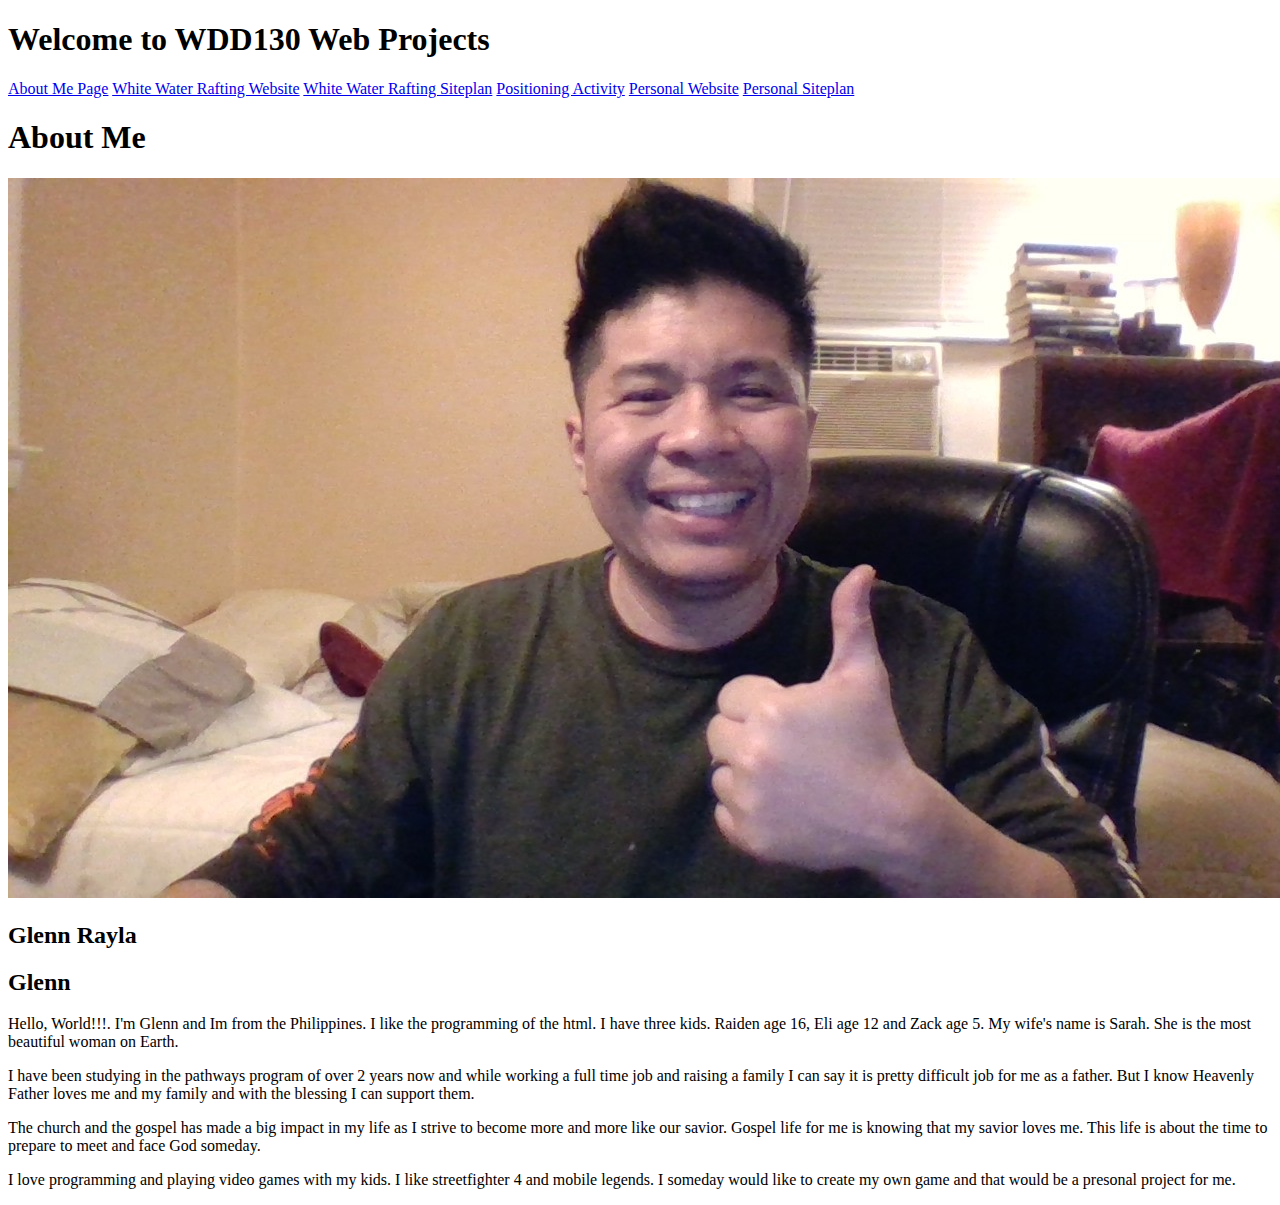
<file: Week1/index.html>
<!DOCTYPE html>
<html lang="en"› 
<head> 
    <meta charset="UTF-8"> 
    <meta http—equiv="X—UA—Compatible" content="IE=edge"> 
    <meta name="viewport" content="width=device—width, initial—scale=1. 0"> 
    <title>All About Me</title> 
</head> 
<body> 
    <h1>Welcome to WDD130 Web Projects</h1>
<nav>
  <a href="aboutme/index.html">About Me Page</a>             
  <a href="wwr/index.html">White Water Rafting Website</a>
  <a href="wwr/site-plan-rafting.html">White Water Rafting Siteplan</a>
  <a href="positioning.html">Positioning Activity</a>
  <a href="#">Personal Website</a>
  <a href="#">Personal Siteplan</a>
</nav>
    <h1>About Me</h1> 
    <img alt="Image of me?" src="images/me.jpg"  />
    <h2>Glenn Rayla</h2> 
    <h2>Glenn</h2> 
    <p>Hello, World!!!. I'm Glenn and Im from the Philippines. I like the programming of the html. I have three kids. Raiden age 16, Eli age 12 and Zack age 5. My wife's name is Sarah. She is the most beautiful woman on Earth.
    </p> 
    <p>I have been studying in the pathways program of over 2 years now and while working a full time job and raising a family I can say it is pretty difficult job for me as a father. But I know Heavenly Father loves me and my family and with the blessing I can support them.
    </p> 
    <p>The church and the gospel has made a big impact in my life as I strive to become more and more like our savior. Gospel life for me is knowing that my savior loves me. This life is about the time to prepare to meet and face God someday. 
    </p> 
    <p>I love programming and playing video games with my kids. I like streetfighter 4 and mobile legends. I someday would like to create my own game and that would be a presonal project for me.
    </p> 
</body> 
</html>
</file>
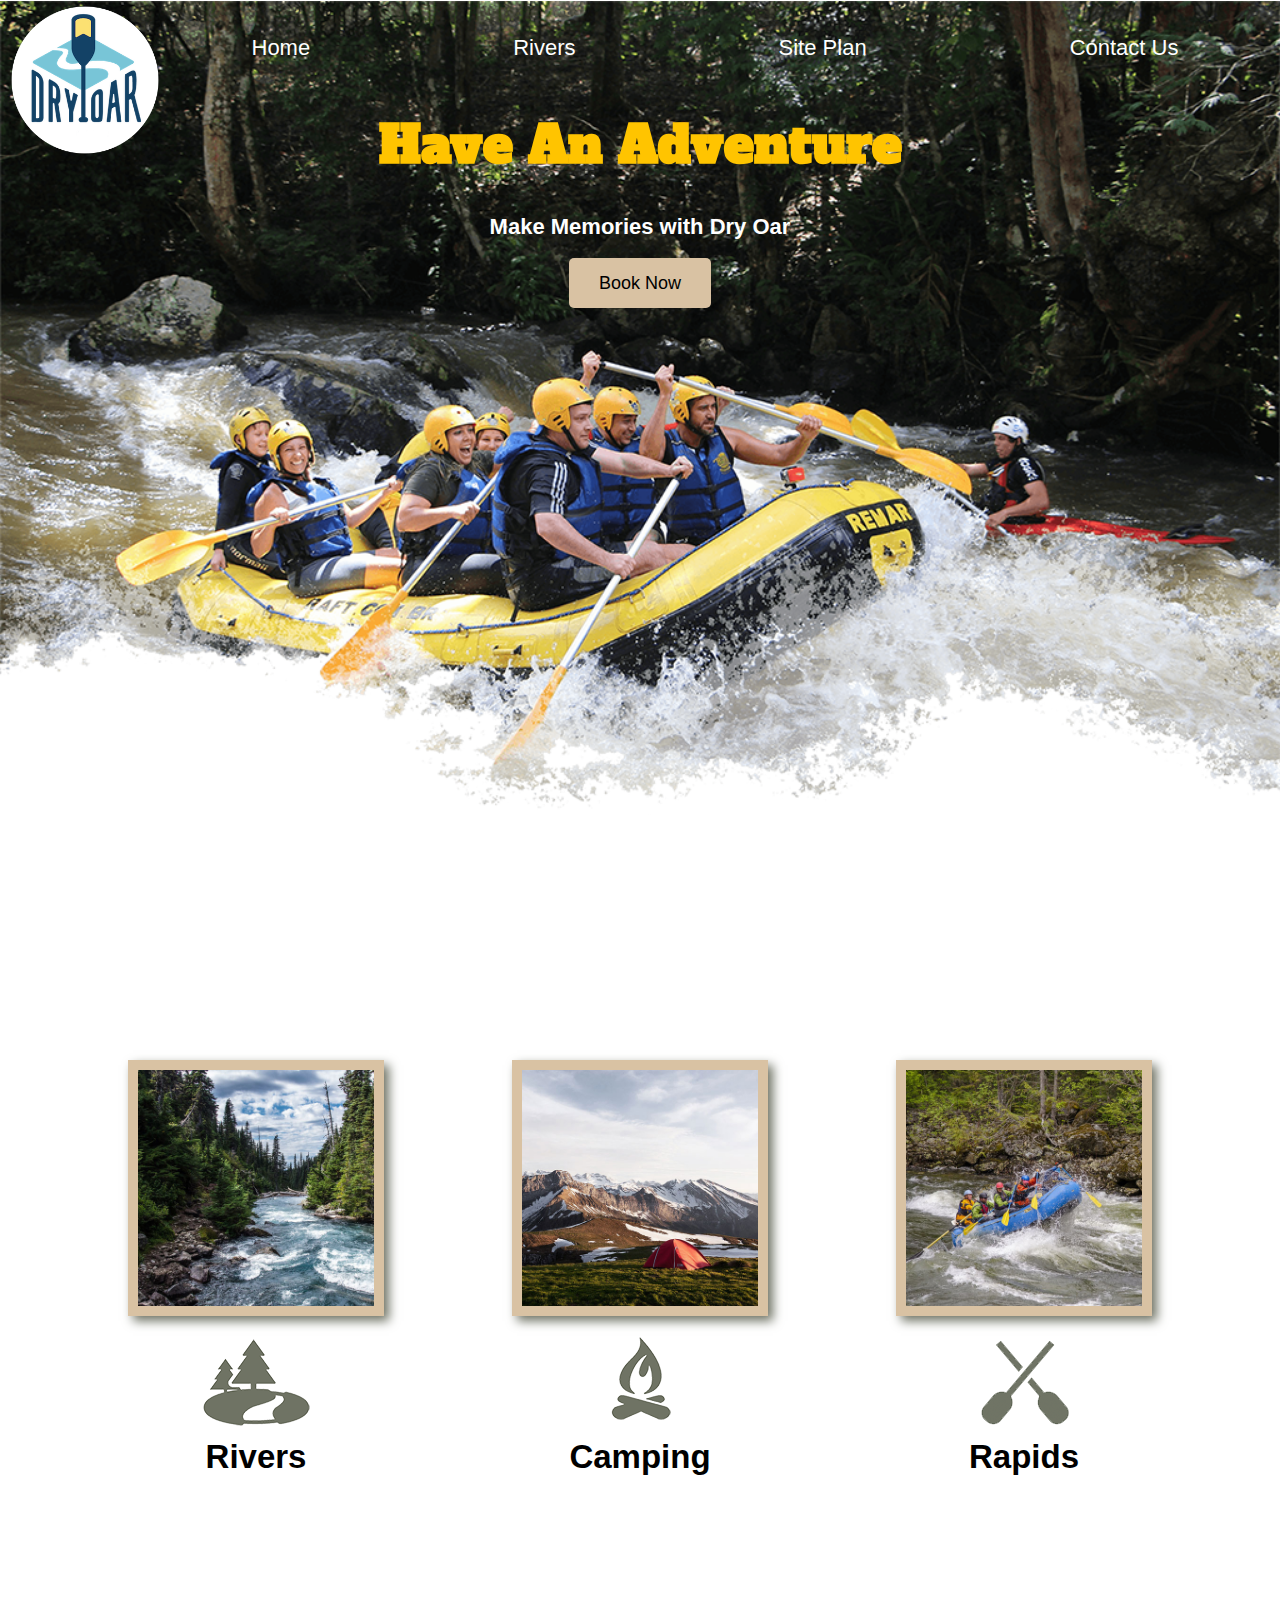
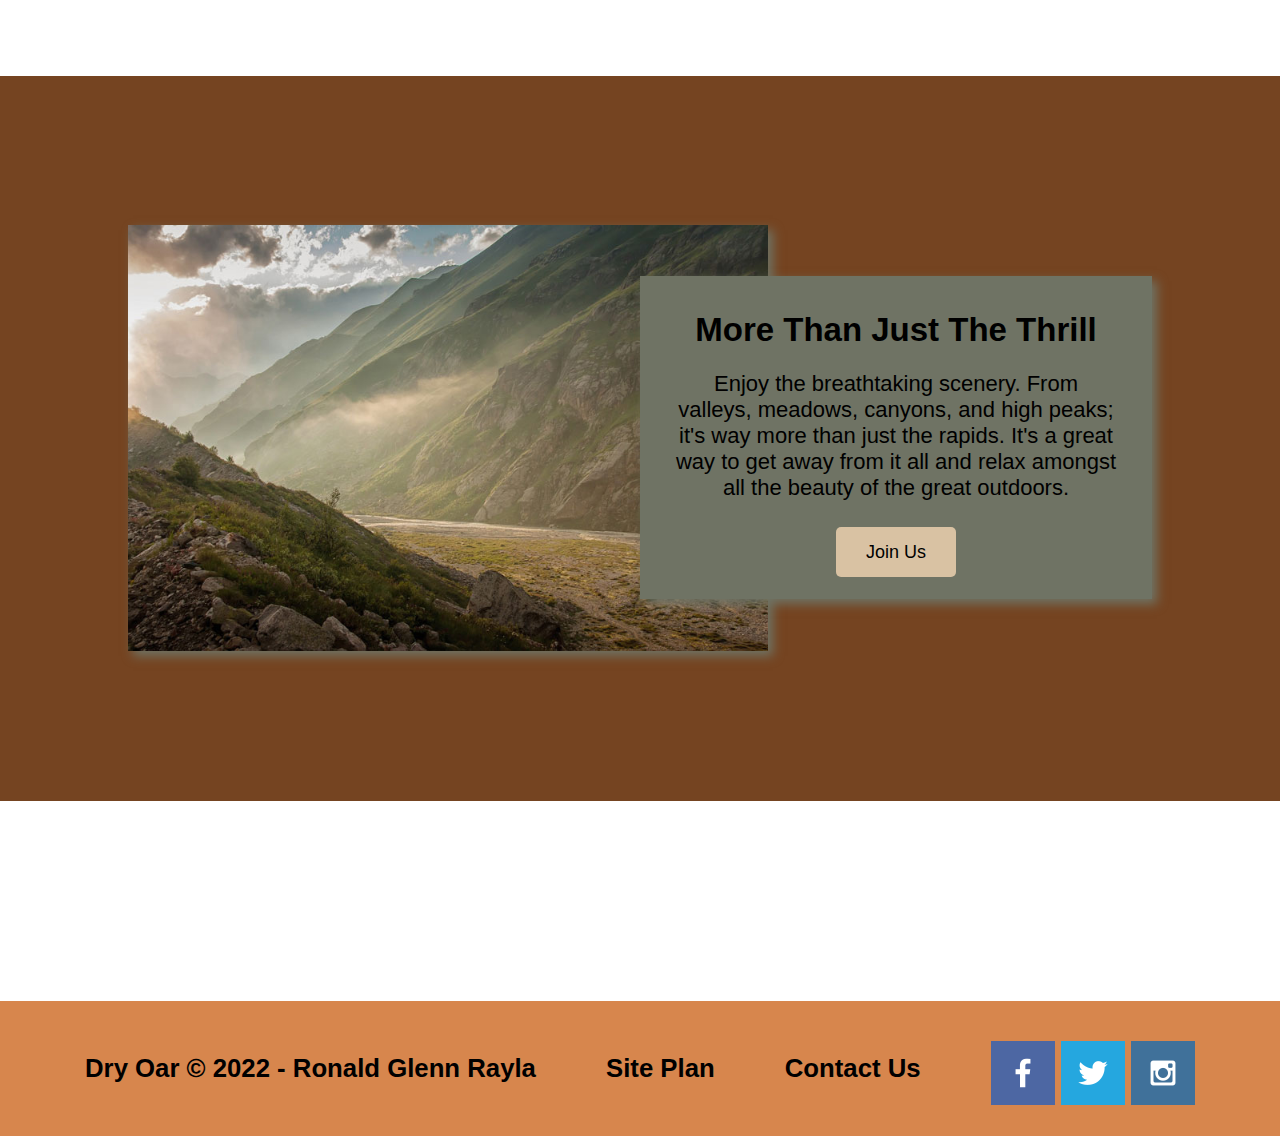
<file: wwr/index.html>
<!DOCTYPE html>
<html lang="en">
<head>
    <meta charset="UTF-8">
    <meta http-equiv="X-UA-Compatible" content="IE=edge">
    <meta name="viewport" content="width=device-width, initial-scale=1.0">
    <title>Whitewater Rafting Vacations!</title>
    <link href='https://fonts.googleapis.com/css?family=Alfa%20Slab%20One' rel='stylesheet'>
    <link rel="stylesheet" href="styles/styles.css">
</head>
<body>
    <div id="content">
    <header>
        <a href="index.html" id="logo_link">
            <img class="logo" src="images/logo.png" alt="Dry Oar Logo">
        </a>
        <nav>
            <a href="index.html">Home</a>
            <a href="rivers.html">Rivers</a>
            <a href="site-plan-rafting.html">Site Plan</a>
            <a href="contactus.html">Contact Us</a>
        </nav>
    </header>
    <div id="hero">
        <div id="hero-box">
            <img id="hero-img" src="images/hero.png" alt="People enjoying white water rafting!">
        </div>
        <section id="hero-msg">
            <h1 class="home-title">Have An Adventure</h1>
            <h4>Make Memories with Dry Oar</h4>
            <div class="button-box">
                <a class="book" href="rates.html">Book Now</a>
            </div>
        </section>
    </div>
    <main class="home-grid">
        <section class="rivers-card">
            <img class="card-img" src="images/rivers.jpg" alt="river in forest">
            <img class="icon" src="images/river_icon.png" alt="river icon">
            <h2>Rivers</h2>
        </section>
        <section class="camping-card">
            <img class="card-img" src="images/camping.jpg" alt="tent in mountains">
            <img class="icon" src="images/fire_icon.png" alt="fire icon">
            <h2>Camping</h2>
        </section>
        <section class="rapids-card">
            <img class="card-img" src="images/rapids.jpg" alt="rafting boat">
            <img class="icon" src="images/oars.png" alt="oars icon">
            <h2>Rapids</h2>
        </section>
        <div id="background"></div> 
        <img class="mountains" src="images/mountains.jpg" alt="Misty mountains">
        <section class="msg">
            <h2>More Than Just The Thrill</h2>
            <p>Enjoy the breathtaking scenery. From valleys, meadows, canyons, and high peaks; it's way more than just the rapids. It's a great way to get away from it all and relax amongst all the beauty of the great outdoors. </p>
            <a class='join' href="rivers.html">Join Us</a>
        </section>
    </main>
    <footer>
        <h3>Dry Oar &copy; 2022 - Ronald Glenn Rayla</h3>
        <h3><a href="site-plan-rafting.html">Site Plan</a></h3>
        <h3><a href="contactus.html">Contact Us</a></h3>
        <div class="social">
            <a href="https://facebook.com" target="_blank">
                <img src="images/facebook.png" alt="fb icon">
            </a>
            <a href="https://twitter.com" target="_blank">
                <img src="images/twitter.png" alt="twitter icon">
            </a>
            <a href="https://instagram.com" target="_blank">
                <img src="images/instagram.png" alt="instagram icon">
            </a>
        </div>
    </footer>
    </div>
</body>
</html>
</file>
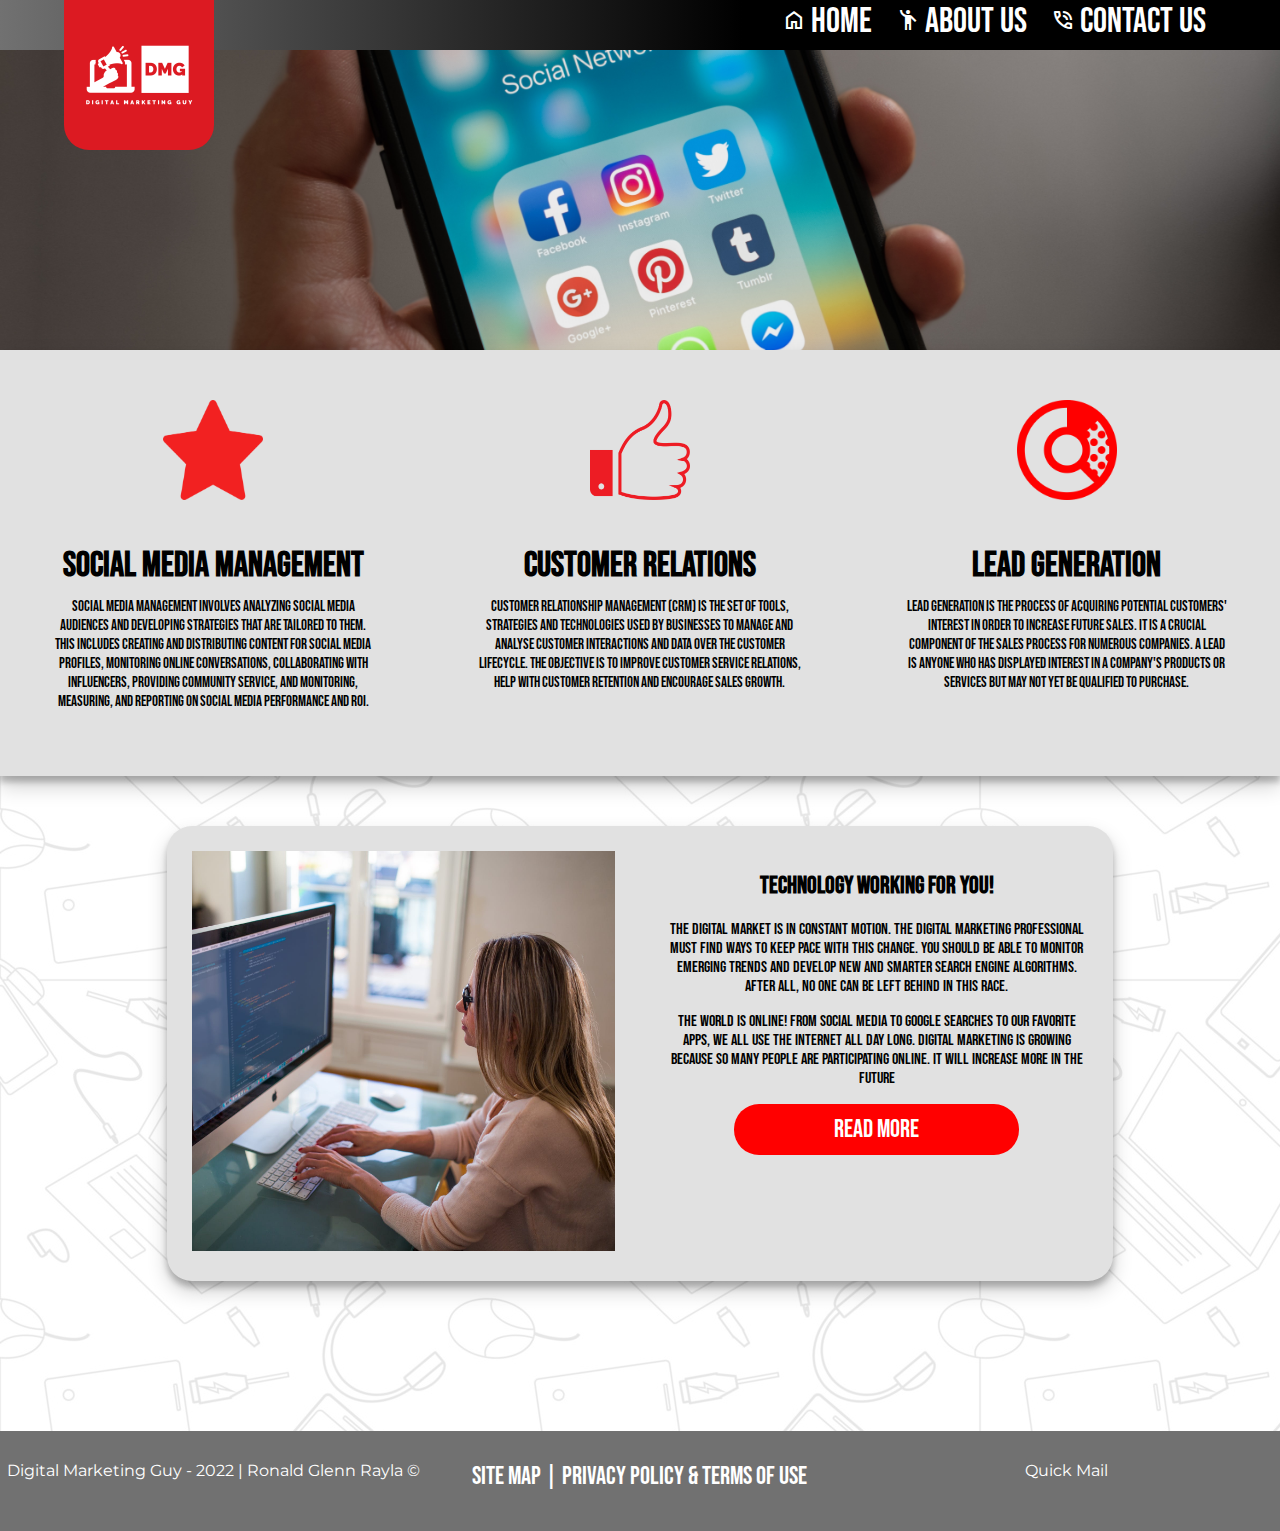
<file: wwr/digitalmarketingguy/index.html>
<!DOCTYPE html>
<html lang="en">
<head>
    <meta charset="UTF-8">
    <meta http-equiv="X-UA-Compatible" content="IE=edge">
    <meta name="viewport" content="width=device-width, initial-scale=1.0">
    <title>Digital Marketing Guy: Home</title>
    <link rel="stylesheet" href="styles/styles.css">
    <link rel="stylesheet" href="styles/carousel.css">

    <!-- 
        Google Material
    -->
    <link rel="stylesheet" href="https://fonts.googleapis.com/css2?family=Material+Symbols+Outlined:opsz,wght,FILL,GRAD@20..48,100..700,0..1,-50..200" />
    <link rel="stylesheet" href="https://fonts.googleapis.com/css2?family=Material+Symbols+Sharp:opsz,wght,FILL,GRAD@20..48,100..700,0..1,-50..200" />
</head>
<body>
    <header>
        <a href="index.html" id="logo_link">
            <img class="logo" src="images/Digital Marketing Guy-logos.jpeg" alt="DMG Logo">
        </a>
        <nav>
            <a href="index.html"><span class="material-symbols-outlined">home</span>Home</a>
            <a href="aboutus.html"><span class="material-symbols-outlined">emoji_people</span>About Us</a>
            <a href="contactus.html"><span class="material-symbols-outlined">phone_in_talk</span>Contact Us</a>
        </nav>
    </header>
    <main>
      <!-- Carousel -->
      <div class="slideshow-container fade">
        <div class="Containers">
          <img src="images/img (1).jpg" class="slideimg">
        </div>
      
        <div class="Containers">
          <img src="images/img (2).jpg" class="slideimg">
        </div>
      
        <div class="Containers">
          <img src="images/img (3).jpg" class="slideimg">
        </div>
      </div>
      <!-- Messages -->
      <div class="message-box">
        <section class="msgb" style="grid-column: 1/1;">
          <img alt="star" src="images/star.png" width="100" height="100"><h3>Social Media Management</h3>
          <p>Social media management involves analyzing social media audiences and developing strategies that are tailored to them. This includes creating and distributing content for social media profiles, monitoring online conversations, collaborating with influencers, providing community service, and monitoring, measuring, and reporting on social media performance and ROI.</p>
        </section>
        <section class="msgb" style="grid-column: 2/2;">
          <img alt="thumb" src="images/thumbs.png" width="100" height="100"><h3>Customer Relations </h3>
          <p>Customer relationship management (CRM) is the set of tools, strategies and technologies used by businesses to manage and analyse customer interactions and data over the customer lifecycle. The objective is to improve customer service relations, help with customer retention and encourage sales growth.</p>
        </section>
        <section class="msgb" style="grid-column: 3/3;">
          <img alt="donut" src="images/donut.png" width="100" height="100"><h3>Lead Generation</h3>
          <p>Lead generation is the process of acquiring potential customers' interest in order to increase future sales. It is a crucial component of the sales process for numerous companies. A lead is anyone who has displayed interest in a company's products or services but may not yet be qualified to purchase.</p>
        </section>
      </div>
      <!-- Call to actions -->
      <section class="cta">
        <div>
          <img src="images/img (4).jpg" class="slideimg">
        </div>
        <div style="text-align: center">
          <h2>Technology working for you!</h2>
          <p>The digital market is in constant motion. The digital marketing professional must find ways to keep pace with this change. You should be able to monitor emerging trends and develop new and smarter search engine algorithms. After all, no one can be left behind in this race.</p>
          <p>The world is online! From social media to Google searches to our favorite apps, we all use the internet all day long. Digital marketing is growing because so many people are participating online. It will increase more in the future</p>
          <a class='join' href="aboutus.html"><button class="ctabut">Read More</button></a>
        </div>
      </section>
    </main>
    <footer>
        <section class="footercredits">
            Digital Marketing Guy - 2022 | Ronald Glenn Rayla ©
        </section>
        <section class="footerdisclaimer">
            <a href="site-plan-personal.html">Site Map</a> | 
            <a href="#">Privacy Policy & Terms of Use</a>
        </section>
        <section class="footerlinks">
            <a href="mailto:admin@mail.com">Quick Mail</a>
        </section>
    </footer>
    <script src="carousel.js"></script>
</body>
</html>
</file>
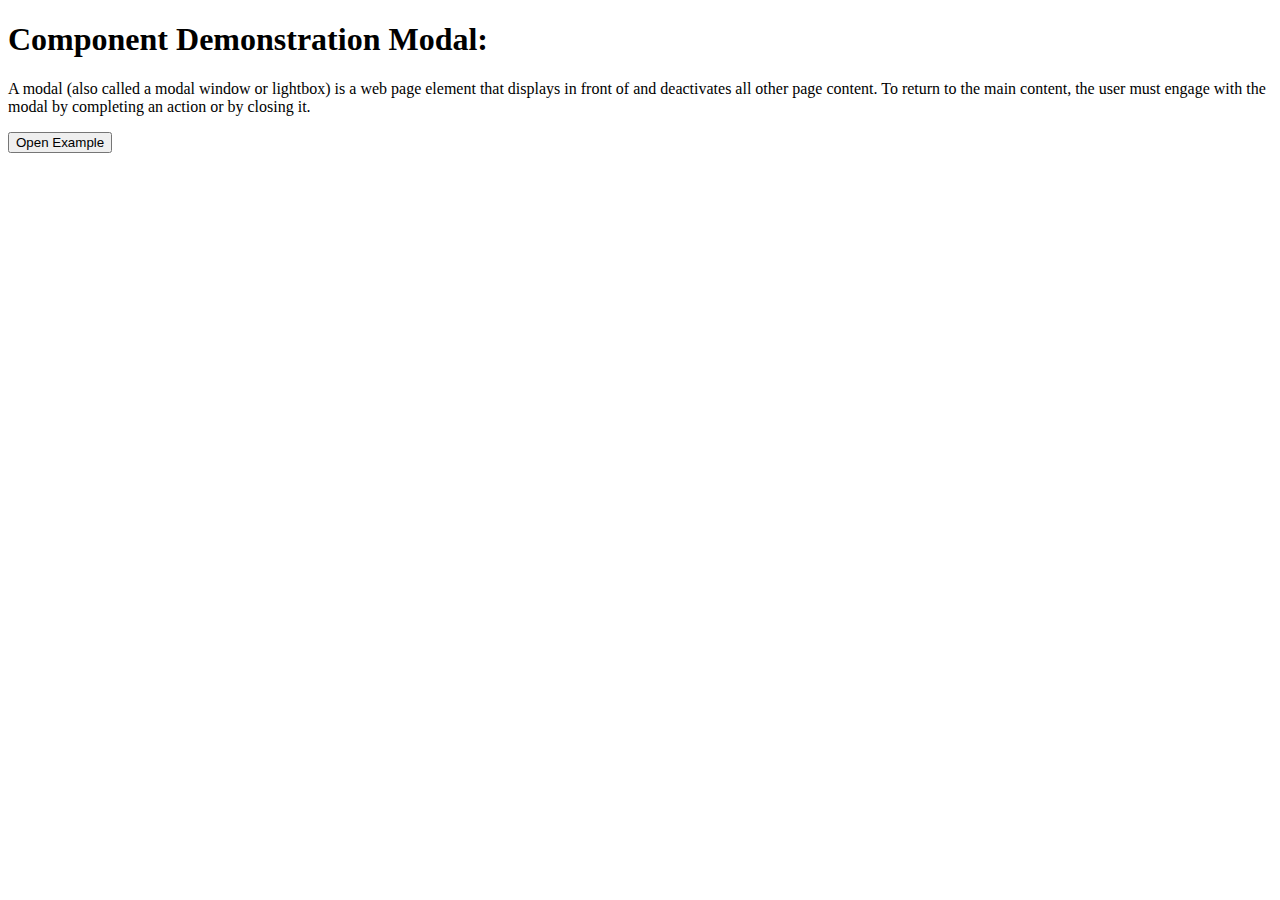
<file: wwr/component.html>
<!DOCTYPE html>
<html lang="en">
<head>
    <meta charset="UTF-8">
    <meta http-equiv="X-UA-Compatible" content="IE=edge">
    <meta name="viewport" content="width=device-width, initial-scale=1.0">
    <title>HTML Component</title>
    <style>
        #modalDialog {
            z-index: 99998;
            background-color: rgba(0, 0, 0, .85);
            width: 100%;
            height: 100%;
            position: absolute;
            top: 0;
            left: 0;
            margin: 0px;
            display: none;
        }
        .modalMsg {
            z-index: 99999;
            background-color: cornflowerblue;
            position: absolute;
            top: 50%;
            left: 50%;
            transform: translate(-50%, -50%);
            padding: 10px;
            border-radius: 10px;
            grid-template: 20% 60% 30% / 1fr;
            display: none;
        }
        .modalMsg section {
            margin: 10px;
        }
        .modalMsg button {
            top: -50
        }
    </style>
</head>
<body>
    <div id="modalDialogBox" class="modalMsg" style="width:30%;height:auto;">
        <section style="grid-row: 1/1">
            <h3>Modal Header</h3>
        </section>
        <section style="grid-row: 2/2">
            <p>This is the modal dialog box if you click on the dark area this will hide the modal dialog box. Alternatively you can click the close button</p>
        </section>
        <section style="grid-row: 3/3">
            <button id="modalButtonClose">Close Modal Dialog Box</button>
        </section>
    </div>
    <div id="modalDialog">
        
    </div>
    <h1>Component Demonstration Modal:</h1>
    <p>A modal (also called a modal window or lightbox) is a web page element that displays in front of and deactivates all other page content. To return to the main content, the user must engage with the modal by completing an action or by closing it.</p>
    <button id="modalButtonOpen">Open Example</button>
    <script>
        open = window.document.getElementById("modalButtonOpen")
        close = window.document.getElementById("modalButtonClose")
        modalDialogElem = window.document.getElementById("modalDialog")
        modalDialogBox = window.document.getElementById("modalDialogBox")
        open.addEventListener("click", function(){
            
            modalDialogElem.style.display = "block"
            modalDialogBox.style.display = "grid"
        })
        close.addEventListener("click", function(){
            modalDialogElem.style.display = "none"
            modalDialogBox.style.display = "none"
        })
        modalDialogElem.addEventListener("click", function(){
            modalDialogElem.style.display = "none"
            modalDialogBox.style.display = "none"
        })
    </script>
</body>
</html>
</file>
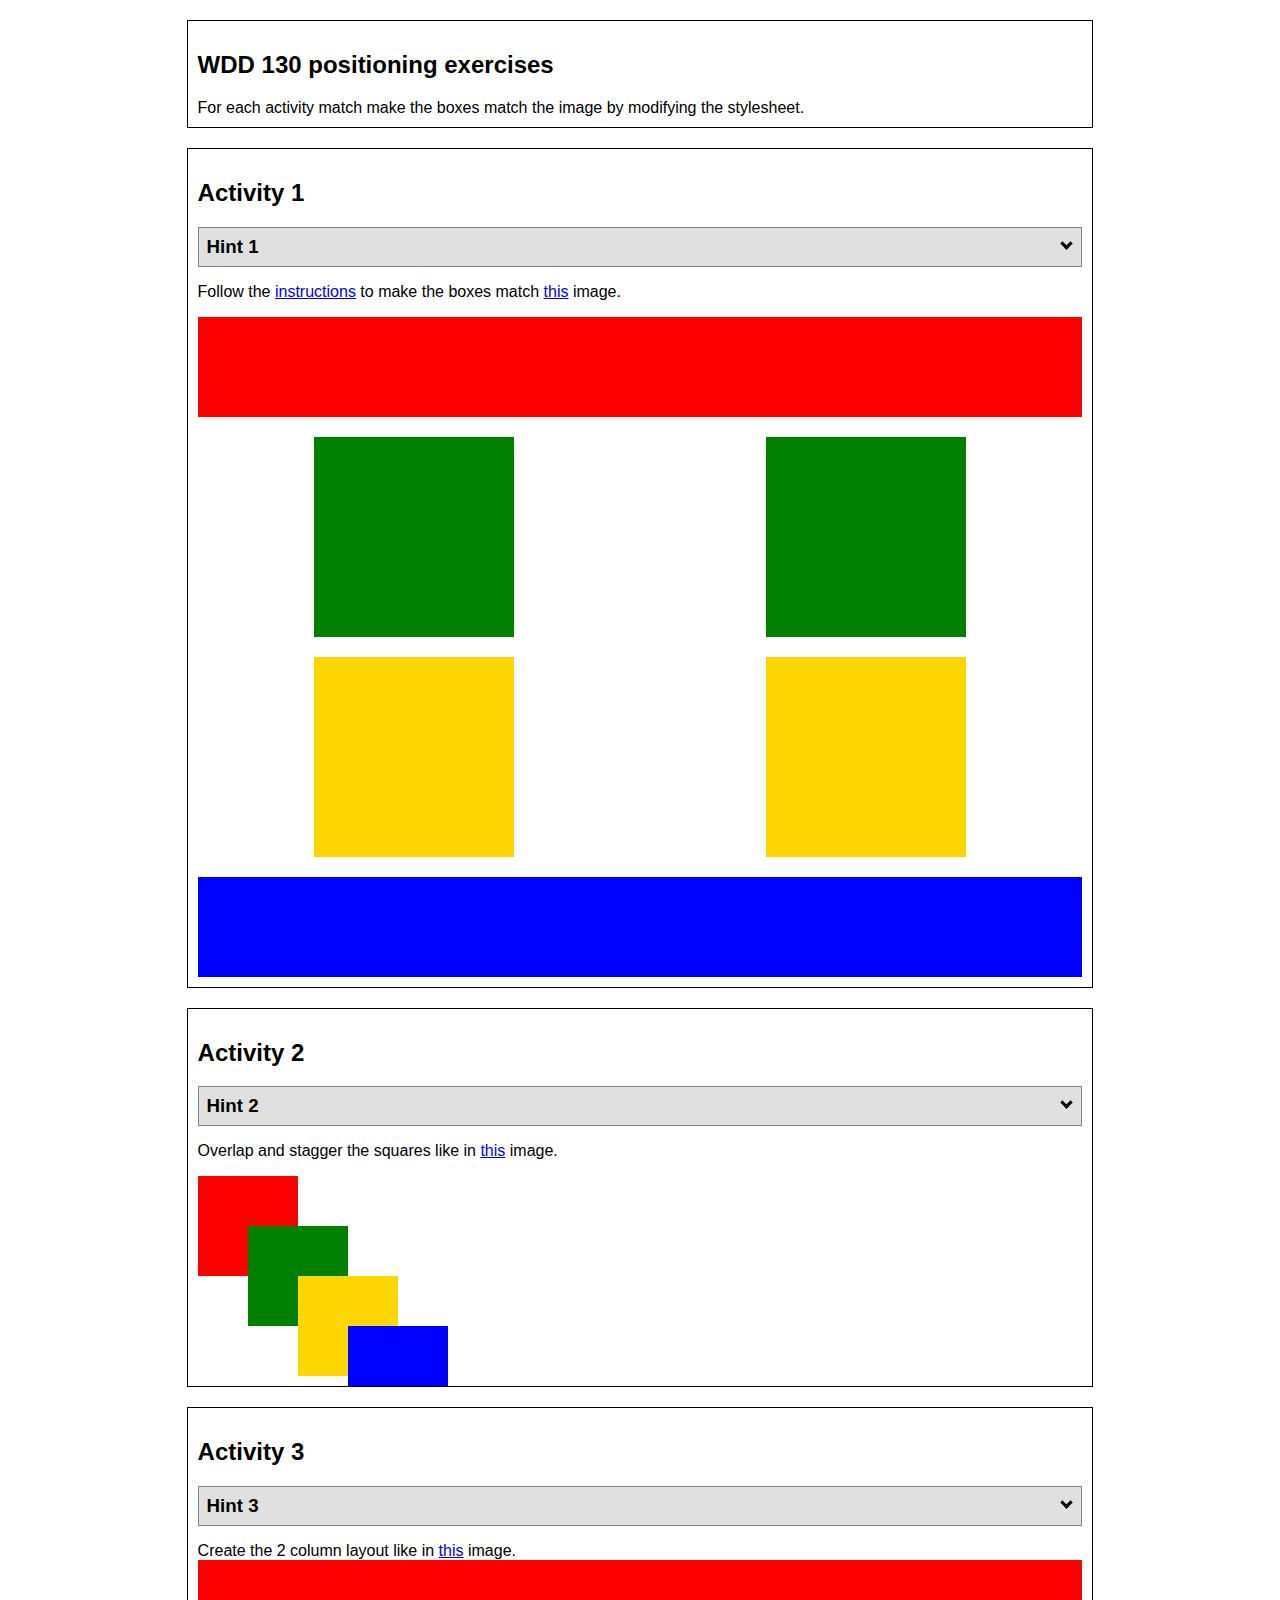
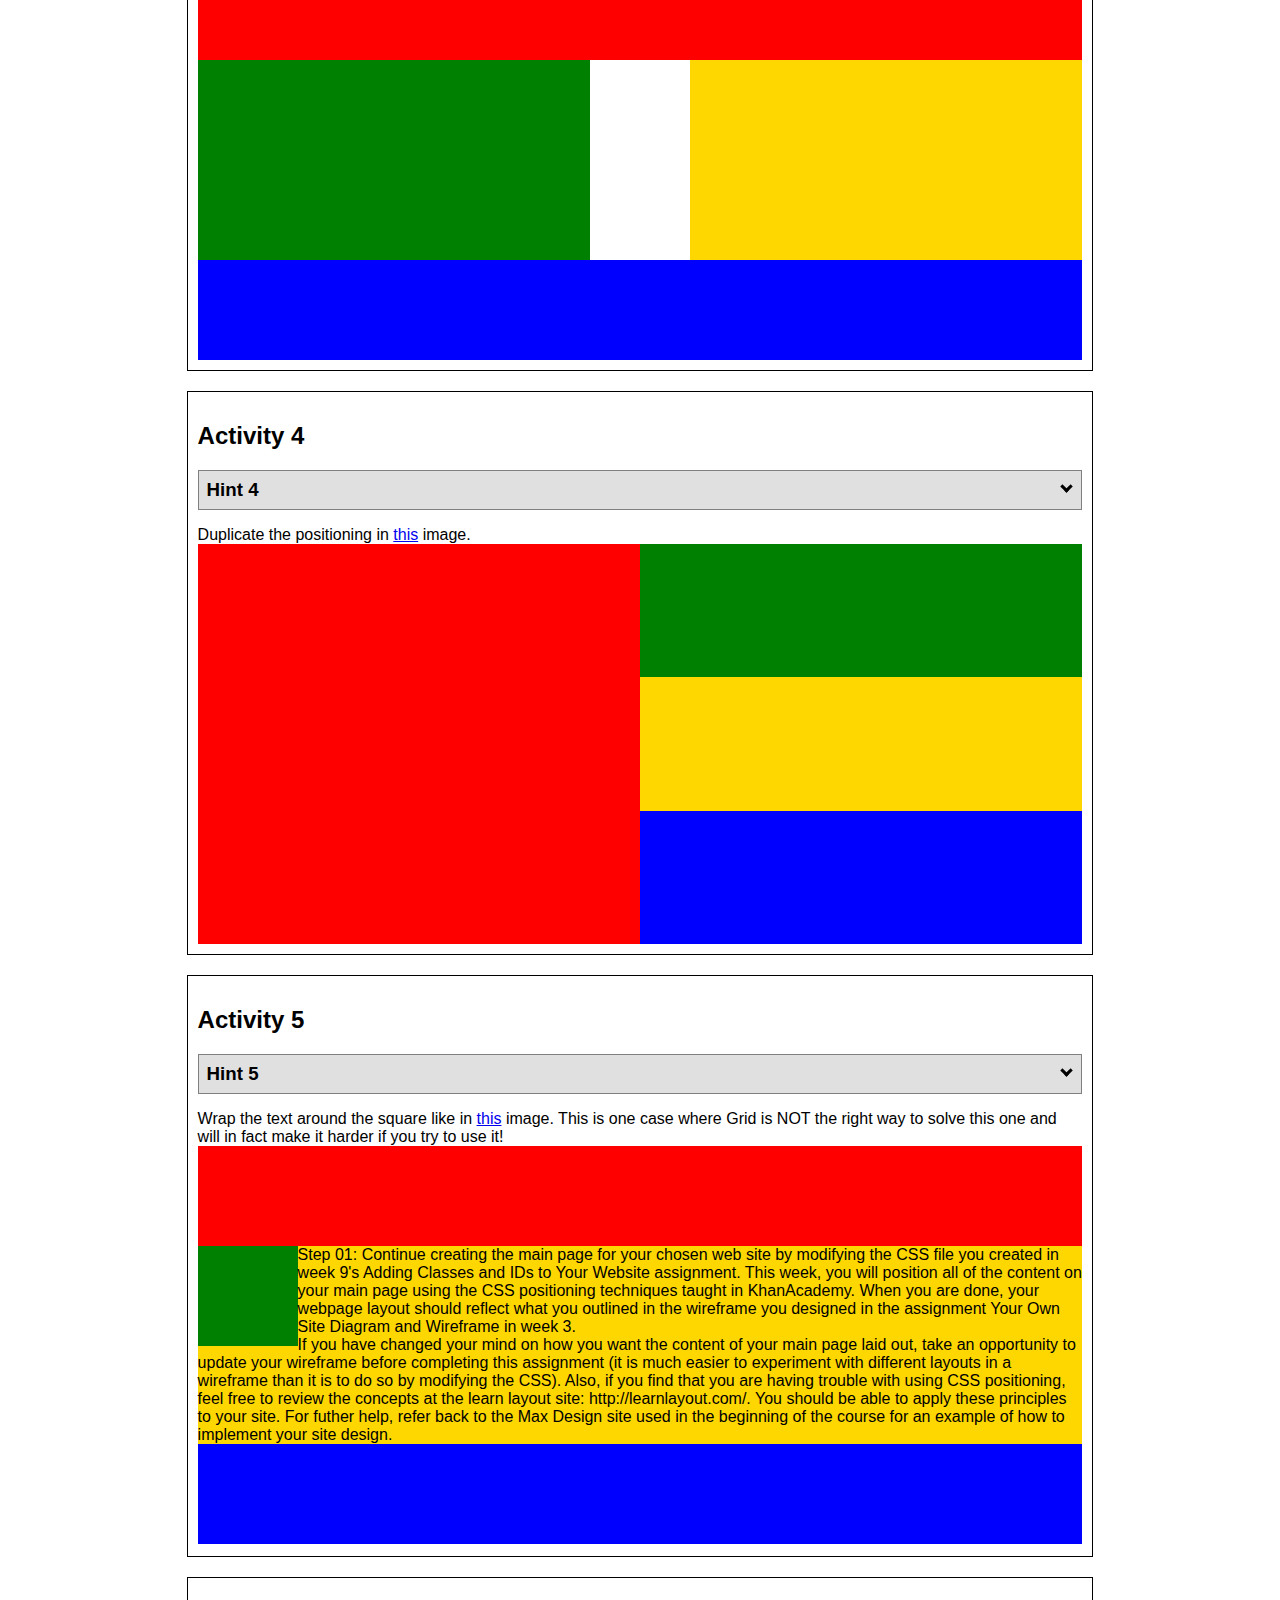
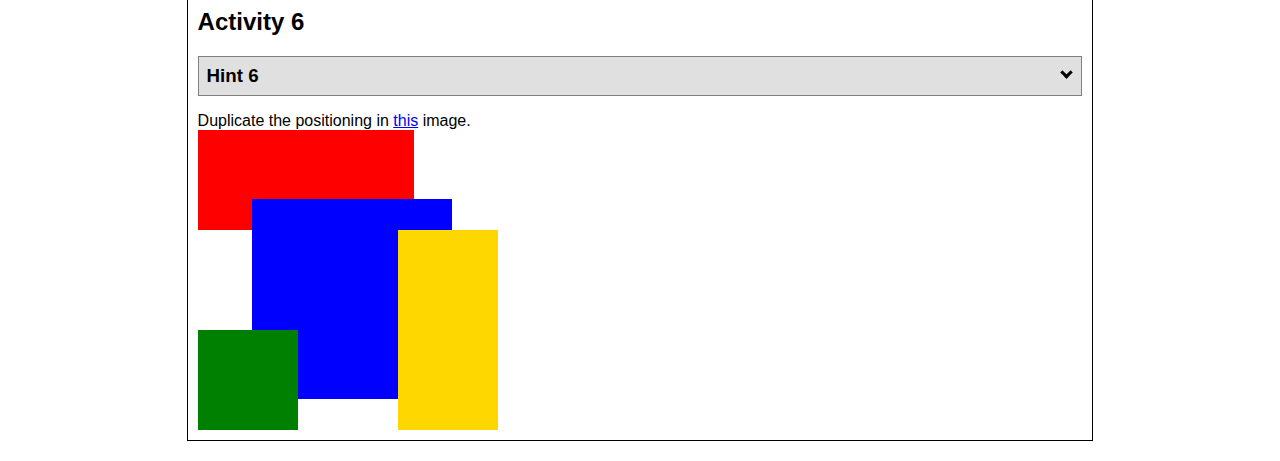
<file: wwr/positioning.html>
<!DOCTYPE html>
<html lang="en">
  <head>
    <!-- HTML - Name: positioning.html -->
    <title>Positioning Activity</title>
    <link rel="stylesheet" type="text/css" href="positionstyles.css" />
  </head>
  <body>
    <div class="activity">
      <h2>WDD 130 positioning exercises</h2>
      For each activity match make the boxes match the image by modifying the stylesheet.</div>
    <div class="activity">
      <h2>Activity 1</h2>
      <section class="hint"><input type="checkbox" ><i></i> <h3>Hint 1</h3><div><p>Check out the <a href="https://byui-wdd.github.io/wdd130/activities/w06-css-positioning.html" target="_blank">activity instructions</a> in Ilearn!</p></div></section>
      <p>Follow the <a href="https://byui-wdd.github.io/wdd130/activities/w06-css-positioning.html" target="_blank">instructions</a> to make the boxes match  <a href="https://byui-wdd.github.io/wdd130/images/example1.png" target="_blank">this</a> image.</p>
      <div class="content1" >
        <div class="red1" ></div>
        <div class="green1" ></div>
        <div class="green1" ></div>
        <div class="yellow1"></div>
        <div class="yellow1"></div>
        <div class="blue1"></div>
      </div>
    </div>
    <div class="activity">
      <h2>Activity 2</h2>
      <section class="hint"><input type="checkbox" > <h3>Hint 2</h3><i></i><div><p>Remember that the best way to shift elements around slightly on the page is with Margins.  You could also use Grid.  Either would work for this. If you choose margin, you can use a <em>negative</em> margin. (ie margin-top: -20px;)</p><h4>Properties used:</h4><ul><li>margin-top, margin-left</li><li>...or...</li><li>grid-template-columns: 50px 50px 50px 50px 50px </li></ul></div></section>
      <p>Overlap and stagger the squares like in <a href="https://byui-wdd.github.io/wdd130/images/example2.png" target="_blank">this</a> image.</p>
      <div class="content2" >
        <div class="red2" ></div>
        <div class="green2" ></div>
        <div class="yellow2"></div>
        <div class="blue2"></div>
      </div>
    </div>
    <div class="activity">
      <h2>Activity 3</h2>
      <section class="hint"><input type="checkbox" > <h3>Hint 3</h3><i></i><div><p>This one is going to be best solved with CSS Grid. Remember to make the boxes the right width first...then start moving them around. </p><h4>Properties used:</h4><ul><li>display:grid;</li><li>grid-template-columns:</li><li>grid-column-gap:</li>
        <li>grid-column:</li>  </ul></div></section>
      Create the 2 column layout like in <a href="https://byui-wdd.github.io/wdd130/images/example3.png" target="_blank">this</a>  image.
      <div class="content3" >
        <div class="red3" ></div>
        <div class="green3" ></div>
        <div class="yellow3"></div>
        <div class="blue3"></div>
      </div>
    </div>
    <div class="activity">
      <h2>Activity 4</h2>
      <section class="hint"><input type="checkbox" > <h3>Hint 4</h3><i></i><div><p>For the others we have been primarily concerned with width. For this one you will need to adjust height as well. </p><h4>Properties used:</h4><ul><li>display:grid;</li><li>grid-template-columns:</li><li>grid-row:</li></ul></div></section>
      Duplicate the positioning in <a href="https://byui-wdd.github.io/wdd130/images/example4.png" target="_blank">this</a> image. 
      <div class="content4" >
        <div class="red4" ></div>
        <div class="green4" ></div>
        <div class="yellow4"></div>
        <div class="blue4"></div>
      </div>
    </div>

    <div class="activity">
      <h2>Activity 5</h2>
      <section class="hint"><input type="checkbox" > <h3>Hint 5</h3><i></i><div><p>Grid is <strong>not</strong> the right way to do this.  In fact there is only one way to really do that...and that is with float. Remember that we float the thing we want the text to wrap around.  Also remember to start by making all the shapes the right size and shape.</p><h4>Properties used:</h4><ul><li>float: left;</li></ul></div></section>
      Wrap the text around the square like in <a href="https://byui-wdd.github.io/wdd130/images/example5.png" target="_blank">this</a> image. This is one case where Grid is NOT the right way to solve this one and will in fact make it harder if you try to use it!
      <div class="content5" >
        <div class="red5" ></div>
        <div class="green5" ></div>
        <div class="yellow5">Step 01: Continue creating the main page for your chosen web site by modifying the CSS file you created in week 9's Adding Classes and IDs to Your Website assignment. This week, you will position all of the content on your main page using the CSS positioning techniques taught in KhanAcademy. When you are done, your webpage layout should reflect what you outlined in the wireframe you designed in the assignment Your Own Site Diagram and Wireframe in week 3. <br />
          If you have changed your mind on how you want the content of your main page laid out, take an opportunity to update your wireframe before completing this assignment (it is much easier to experiment with different layouts in a wireframe than it is to do so by modifying the CSS). Also, if you find that you are having trouble with using CSS positioning, feel free to review the concepts at the learn layout site: http://learnlayout.com/. You should be able to apply these principles to your site. For futher help, refer back to the Max Design site used in the beginning of the course for an example of how to implement your site design.</div>
        <div class="blue5"></div>
      </div>
    </div>
    <div class="activity">
      <h2>Activity 6</h2>
      <section class="hint"><input type="checkbox" > <h3>Hint 6</h3><i></i><div><p>This one is all about visualizing the grid behind the layout. If you are having a hard time doing that first: all the sizes are even multiples of 100, and second here is another example with the lines drawn: <a href="https://byui-wdd.github.io/wdd130/images/example6-hint.png" target="_blank">example 6 with lines</a>. For this one you will find it easiest if you use px for the column width. You can also use <kbd>z-index</kbd> to control the element layering.    </p><h4>Properties used:</h4><ul><li>display:grid;</li><li>grid-template-columns:</li><li>grid-column:</li><li>grid-row:</li><li><a href="https://www.w3schools.com/cssref/pr_pos_z-index.asp" target="_blank">z-index:</a></li></ul></div></section>
      Duplicate the positioning in <a href="https://byui-wdd.github.io/wdd130/images/example6.png" target="_blank">this</a> image.
      <div class="content6" >
        <div class="red6" ></div>
        <div class="green6" ></div>
        <div class="yellow6"></div>
        <div class="blue6"></div>
      </div>
    </div>
  </body>
</html>
</file>
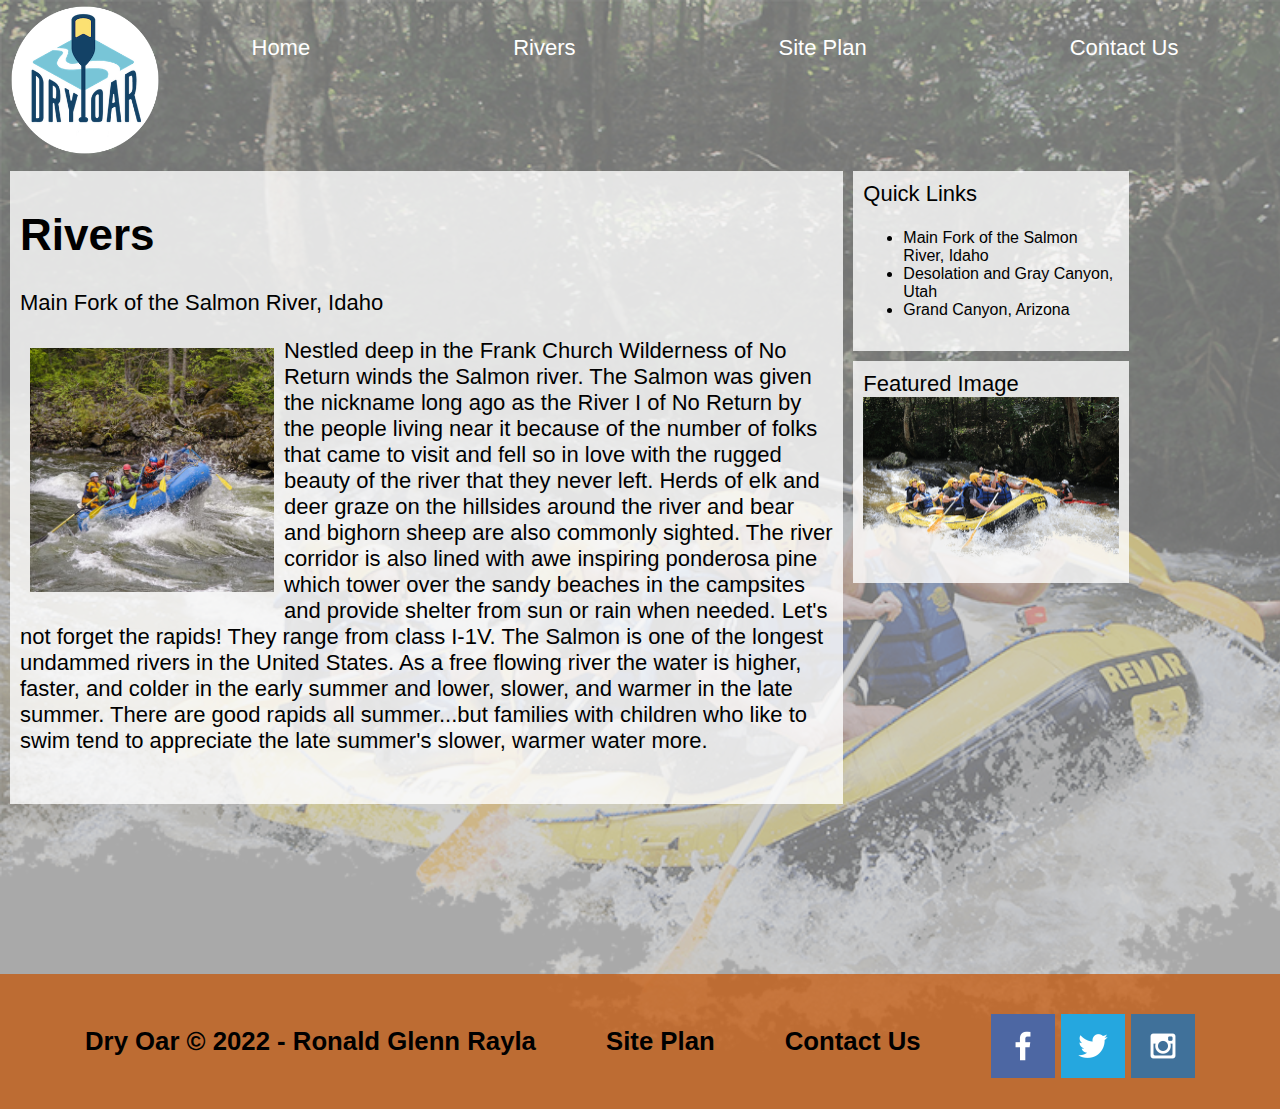
<file: wwr/rivers.html>
<!DOCTYPE html>
<html lang="en">
<head>
    <meta charset="UTF-8">
    <meta http-equiv="X-UA-Compatible" content="IE=edge">
    <meta name="viewport" content="width=device-width, initial-scale=1.0">
    <title>Whitewater Rafting Vacations!</title>
    <link href='https://fonts.googleapis.com/css?family=Alfa%20Slab%20One' rel='stylesheet'>
    <link rel="stylesheet" href="styles/styles.css">
    <style>
        #content{
            background-color:darkgrey;
            background-image: url("images/hero.png");
            background-repeat: no-repeat;
            background-blend-mode:soft-light;
            background-size: cover;
        }
    </style>
</head>

<body>
    <div id="content">
    <header>
        <a href="index.html" id="logo_link">
            <img class="logo" src="images/logo.png" alt="Dry Oar Logo">
        </a>
        <nav>
            <a href="index.html">Home</a>
            <a href="rivers.html">Rivers</a>
            <a href="site-plan-rafting.html">Site Plan</a>
            <a href="contactus.html">Contact Us</a>
        </nav>
    </header>
    <main class="rivers-grid">
        <div class="page">
            <h1>Rivers</h1>
            <p>Main Fork of the Salmon River, Idaho </p>
            <div class="post">
                <img src="images/rapids.jpg" class="postimage" alt="Post Image">
                <div class="postmsg">
                    Nestled deep in the Frank Church Wilderness of No Return winds the Salmon river. The Salmon was given the nickname long ago as the River I of No Return by the people living near it because of the number of folks that came to visit and fell so in love with the rugged beauty of the river that they never left. Herds of elk and deer graze on the hillsides around the river and bear and bighorn sheep are also commonly sighted. The river corridor is also lined with awe inspiring ponderosa pine which tower over the sandy beaches in the campsites and provide shelter from sun or rain when needed. Let's not forget the rapids! They range from class I-1V. The Salmon is one of the longest undammed rivers in the United States. As a free flowing river the water is higher, faster, and colder in the early summer and lower, slower, and warmer in the late summer. There are good rapids all summer...but families with children who like to swim tend to appreciate the late summer's slower, warmer water more. 
                </div>
            </div>
        </div>
        <div class="sidebar">
            <div class="sidebarcontent">Quick Links
                <ul>
                    <li>Main Fork of the Salmon River, Idaho </li>
                    <li>Desolation and Gray Canyon, Utah</li>
                    <li>Grand Canyon, Arizona  </li>
                </ul>
                
            </div>
            <div class="sidebarcontent">
                Featured Image <br>
                <img src="images/hero.png" class="featuredimg" alt="Featured Image">
            </div>
            
        </div>
    </main>
    <footer>
        <h3>Dry Oar &copy; 2022 - Ronald Glenn Rayla</h3>
        <h3><a href="site-plan-rafting.html">Site Plan</a></h3>
        <h3><a href="contactus.html">Contact Us</a></h3>
        <div class="social">
            <a href="https://facebook.com" target="_blank">
                <img src="images/facebook.png" alt="fb icon">
            </a>
            <a href="https://twitter.com" target="_blank">
                <img src="images/twitter.png" alt="twitter icon">
            </a>
            <a href="https://instagram.com" target="_blank">
                <img src="images/instagram.png" alt="instagram icon">
            </a>
        </div>
    </footer>
    </div>
</body>
</html>
</file>
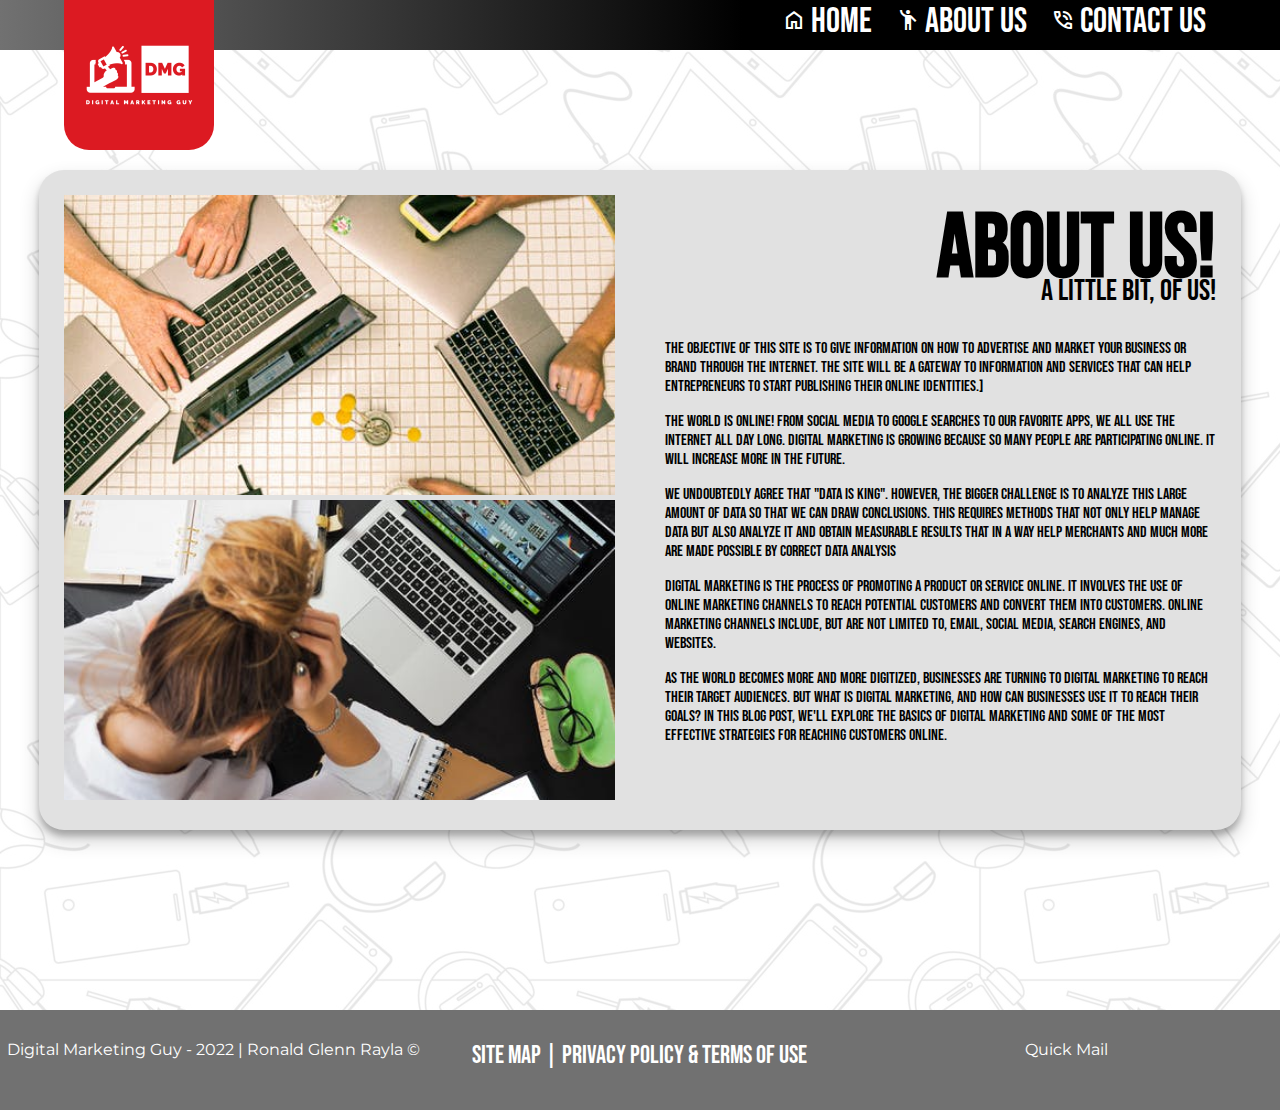
<file: wwr/digitalmarketingguy/aboutus.html>
<!DOCTYPE html>
<html lang="en">
<head>
    <meta charset="UTF-8">
    <meta http-equiv="X-UA-Compatible" content="IE=edge">
    <meta name="viewport" content="width=device-width, initial-scale=1.0">
    <title>Digital Marketing Guy: About Us</title>
    <link rel="stylesheet" href="styles/styles.css">
    <link rel="stylesheet" href="styles/carousel.css">

    <!-- 
        Google Material
    -->
    <link rel="stylesheet" href="https://fonts.googleapis.com/css2?family=Material+Symbols+Outlined:opsz,wght,FILL,GRAD@20..48,100..700,0..1,-50..200" />
    <link rel="stylesheet" href="https://fonts.googleapis.com/css2?family=Material+Symbols+Sharp:opsz,wght,FILL,GRAD@20..48,100..700,0..1,-50..200" />
</head>
<body>
    <header>
        <a href="index.html" id="logo_link">
            <img class="logo" src="images/Digital Marketing Guy-logos.jpeg" alt="DMG Logo">
        </a>
        <nav>
            <a href="index.html"><span class="material-symbols-outlined">home</span>Home</a>
            <a href="aboutus.html"><span class="material-symbols-outlined">emoji_people</span>About Us</a>
            <a href="contactus.html"><span class="material-symbols-outlined">phone_in_talk</span>Contact Us</a>
        </nav>
    </header>
    <main>
      <section class="page">
        <div>
          <img src="images/img (5).jpg" class="pageimg">
          <img src="images/img (6).jpg" class="pageimg">
        </div>
        <div>
          <h1 class="title">About Us!</h1>
          <p class="subtitle">A little bit, of us!</p>
          <p style="float: left; margin-top: 0px;">
            The objective of this site is to give information on how to advertise and market your business or brand through the internet. The site will be a gateway to information and services that can help entrepreneurs to start publishing their online identities.]
          </p>
          <p style="float: left; margin-top: 0px;">
            The world is online! From social media to Google searches to our favorite apps, we all use the internet all day long. Digital marketing is growing because so many people are participating online. It will increase more in the future.
          </p>
          <p style="float: left; margin-top: 0px;">  
            We undoubtedly agree that "Data is King". However, the bigger challenge is to analyze this large amount of data so that we can draw conclusions. This requires methods that not only help manage data but also analyze it and obtain measurable results that in a way help merchants and much more are made possible by correct data analysis
          </p>
          <p style="float: left; margin-top: 0px;">  
            Digital marketing is the process of promoting a product or service online. It involves the use of online marketing channels to reach potential customers and convert them into customers. Online marketing channels include, but are not limited to, email, social media, search engines, and websites.
          </p>
          <p style="float: left; margin-top: 0px;">  
            As the world becomes more and more digitized, businesses are turning to digital marketing to reach their target audiences. But what is digital marketing, and how can businesses use it to reach their goals? In this blog post, we'll explore the basics of digital marketing and some of the most effective strategies for reaching customers online.  
          </p>
        </div>
      </section>
    </main>
    <footer>
        <section class="footercredits">
            Digital Marketing Guy - 2022 | Ronald Glenn Rayla ©
        </section>
        <section class="footerdisclaimer">
            <a href="site-plan-personal.html">Site Map</a> | 
            <a href="#">Privacy Policy & Terms of Use</a>
        </section>
        <section class="footerlinks">
            <a href="mailto:admin@mail.com">Quick Mail</a>
        </section>
    </footer>
</body>
</html>
</file>
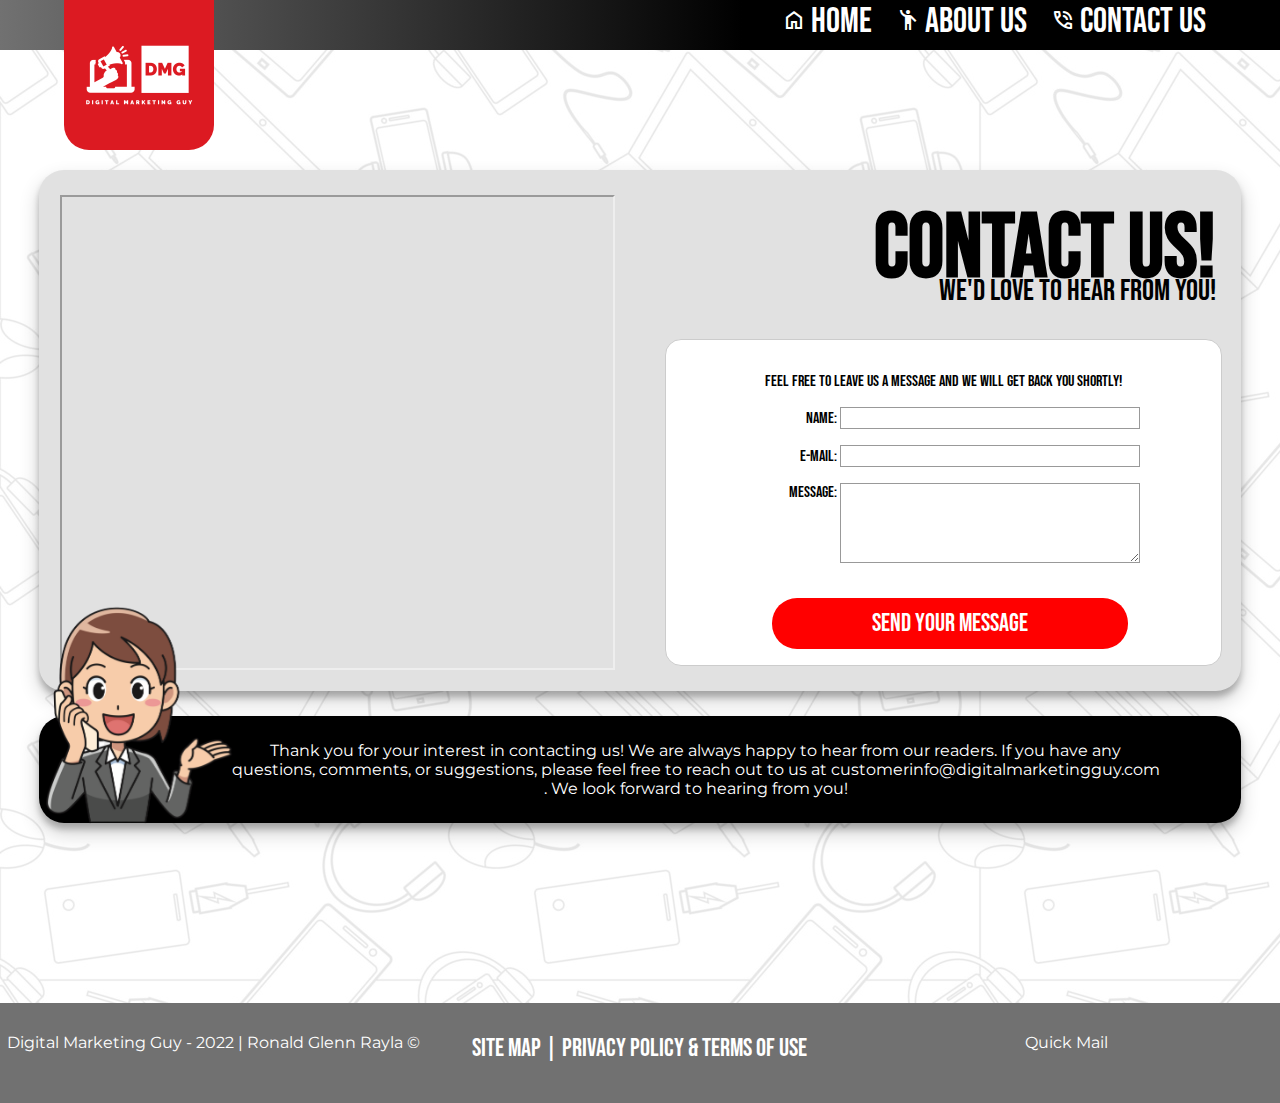
<file: wwr/digitalmarketingguy/contactus.html>
<!DOCTYPE html>
<html lang="en">
<head>
    <meta charset="UTF-8">
    <meta http-equiv="X-UA-Compatible" content="IE=edge">
    <meta name="viewport" content="width=device-width, initial-scale=1.0">
    <title>Digital Marketing Guy: Contact Us</title>
    <link rel="stylesheet" href="styles/styles.css">
    <link rel="stylesheet" href="styles/form.css">
    <link rel="stylesheet" href="styles/carousel.css">

    <!-- 
        Google Material
    -->
    <link rel="stylesheet" href="https://fonts.googleapis.com/css2?family=Material+Symbols+Outlined:opsz,wght,FILL,GRAD@20..48,100..700,0..1,-50..200" />
    <link rel="stylesheet" href="https://fonts.googleapis.com/css2?family=Material+Symbols+Sharp:opsz,wght,FILL,GRAD@20..48,100..700,0..1,-50..200" />
</head>
<body>
    <header>
        <a href="index.html" id="logo_link">
            <img class="logo" src="images/Digital Marketing Guy-logos.jpeg" alt="DMG Logo">
        </a>
        <nav>
            <a href="index.html"><span class="material-symbols-outlined">home</span>Home</a>
            <a href="aboutus.html"><span class="material-symbols-outlined">emoji_people</span>About Us</a>
            <a href="contactus.html"><span class="material-symbols-outlined">phone_in_talk</span>Contact Us</a>
        </nav>
    </header>
    <main>
      <section class="page">
        <div>
          <iframe style="float: right;" src="https://www.google.com/maps/embed?pb=!1m18!1m12!1m3!1d2878.9973704241147!2d-111.78544368428737!3d43.81441395000861!2m3!1f0!2f0!3f0!3m2!1i1024!2i768!4f13.1!3m3!1m2!1s0x53540b03dc48a5cf%3A0x1e5534d3c38ef412!2sBrigham%20Young%20University-Idaho!5e0!3m2!1sen!2sph!4v1656101797910!5m2!1sen!2sph" width="100%" height="100%" style="border:0;" allowfullscreen="" loading="lazy" referrerpolicy="no-referrer-when-downgrade"></iframe>
        </div>
        <div>
          <h1 class="title">Contact Us!</h1>
          <p class="subtitle">We'd LOVE to hear from you!</p>
          <form>
            <p>Feel free to leave us a message and we will get back you shortly!</p>
            <div id="feedback"></div>
            <ul>
             <li>
               <label for="name">Name:</label>
               <input type="text" id="name" name="user_name">
             </li>
             <li>
               <label for="mail">E-mail:</label>
               <input type="email" id="mail" name="user_email">
             </li>
             <li>
               <label for="msg">Message:</label>
               <textarea id="msg" name="user_message"></textarea>
             </li>
             <li>
                <br>
                <button type="submit" class="ctabut">Send your message</button>
                <br>
             </li>
             
            </ul>
        </form>
        </div>
      </section>
      <section class="cbar" style="margin-top: 25px; background-color: black; color: white">
        <div style=" width: 100%;  display:inline-block;">
          <img src="images/contact.png" style="position: absolute; width: 200px; left: 0; bottom: -16px;">
        </div>
        <div style="text-align: center; width: 90%;">
          Thank you for your interest in contacting us! We are always happy to hear from our readers. If you have any questions, comments, or suggestions, please feel free to reach out to us at customerinfo@digitalmarketingguy.com . We look forward to hearing from you!          
        </div>
      </section>
    </main>
    <footer>
        <section class="footercredits">
            Digital Marketing Guy - 2022 | Ronald Glenn Rayla ©
        </section>
        <section class="footerdisclaimer">
            <a href="site-plan-personal.html">Site Map</a> | 
            <a href="#">Privacy Policy & Terms of Use</a>
        </section>
        <section class="footerlinks">
            <a href="mailto:admin@mail.com">Quick Mail</a>
        </section>
    </footer>
</body>
</html>
</file>
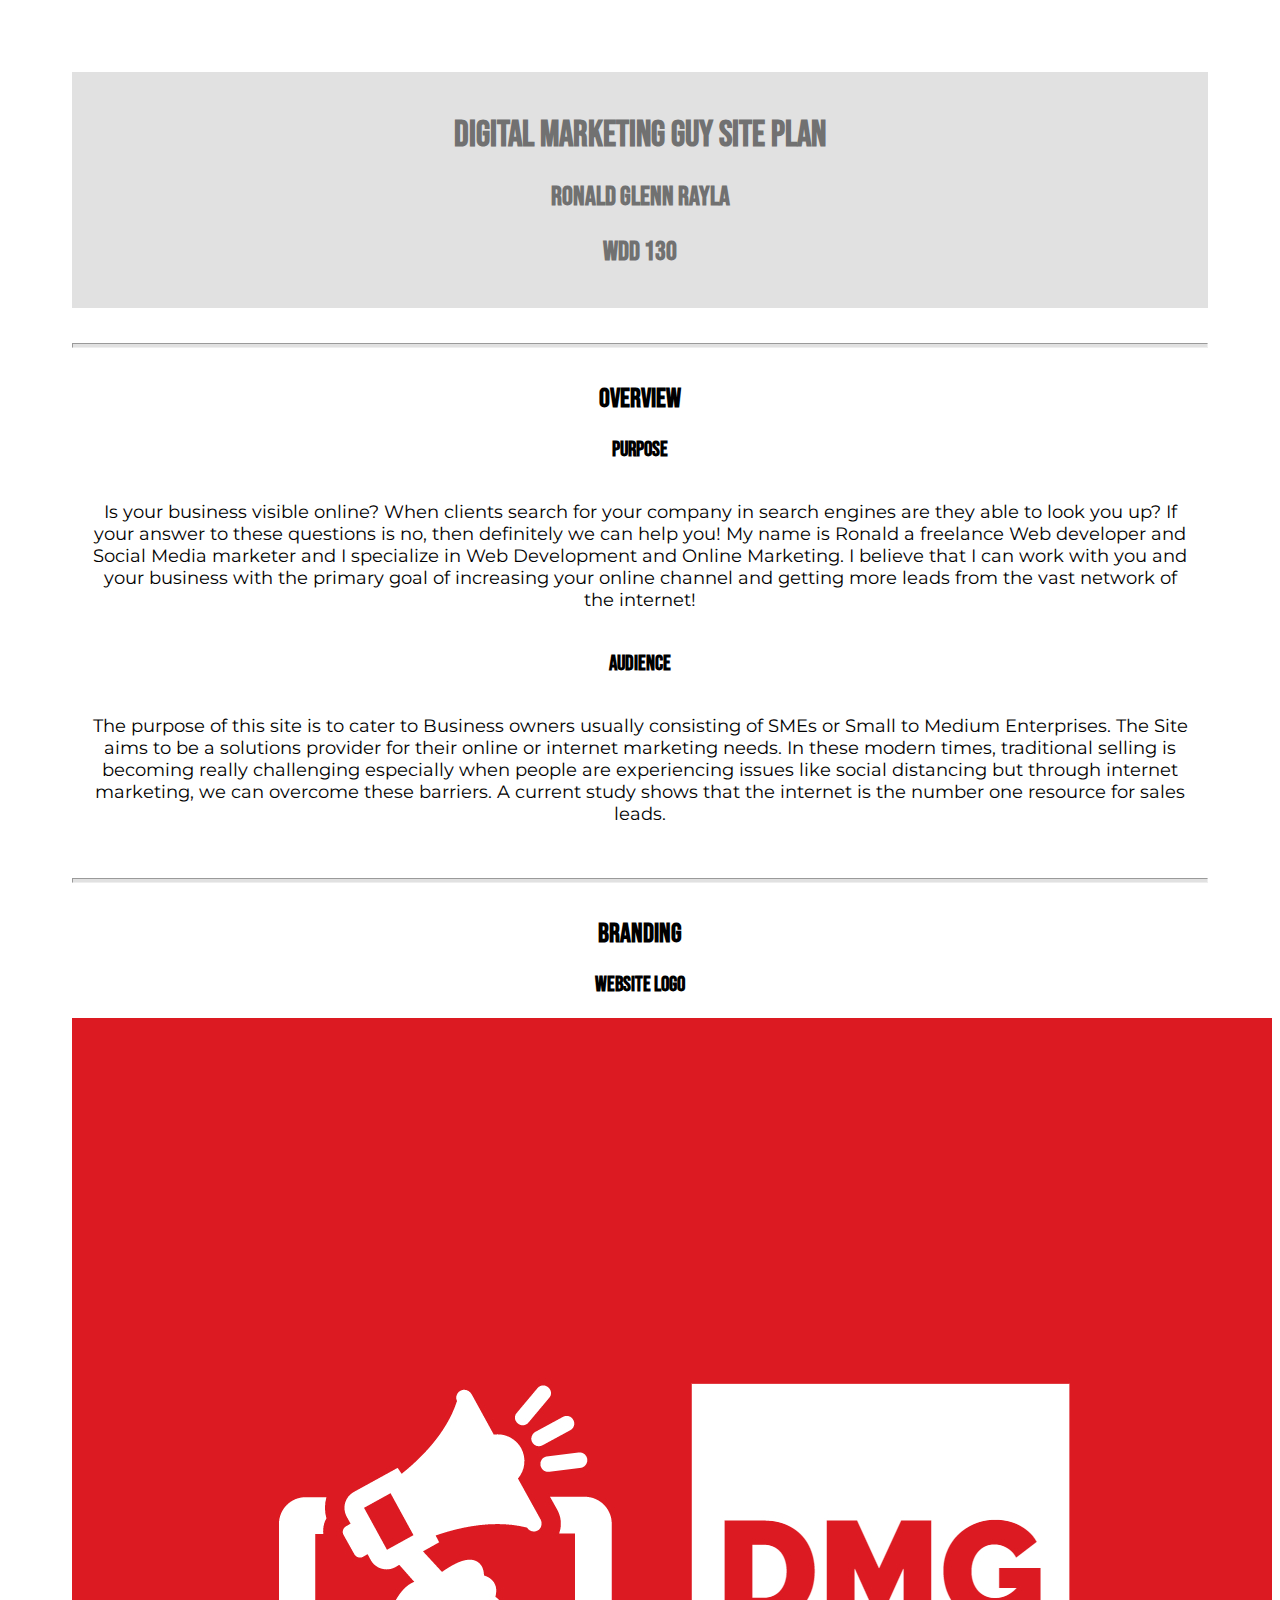
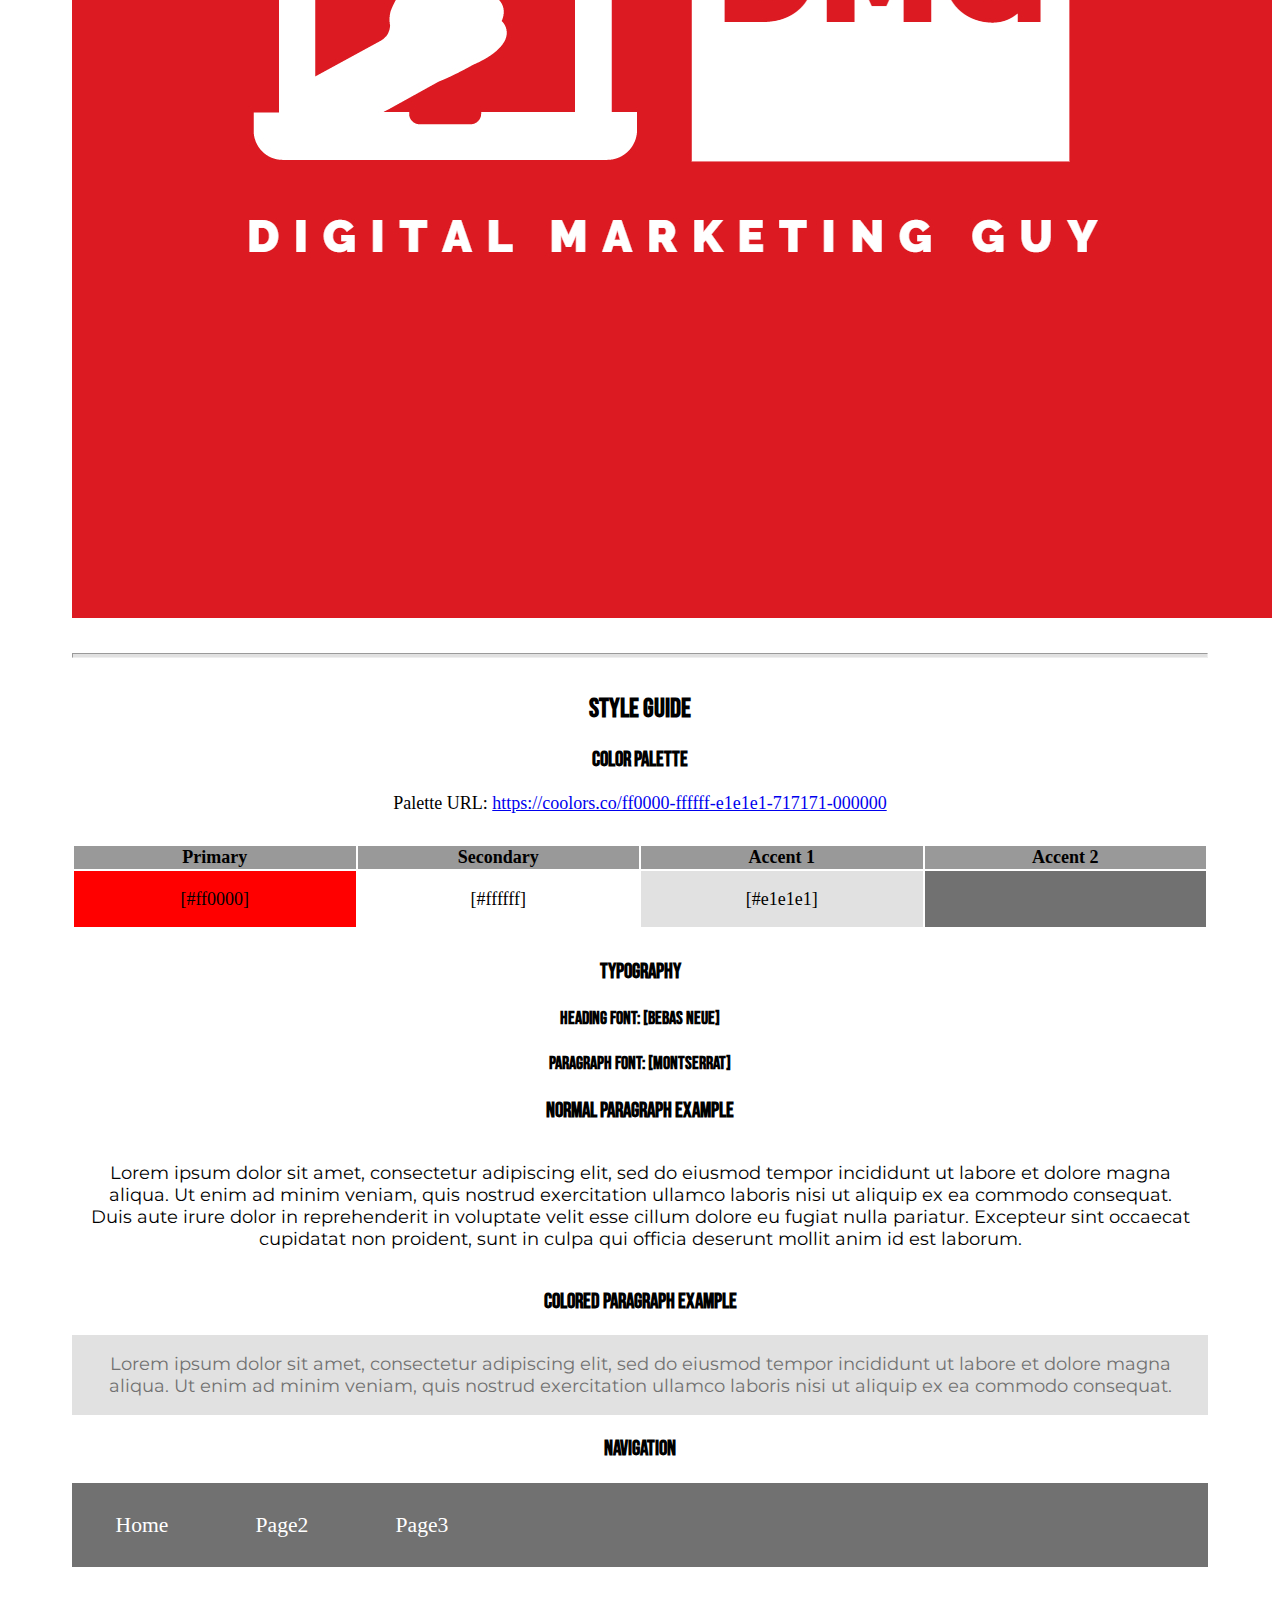
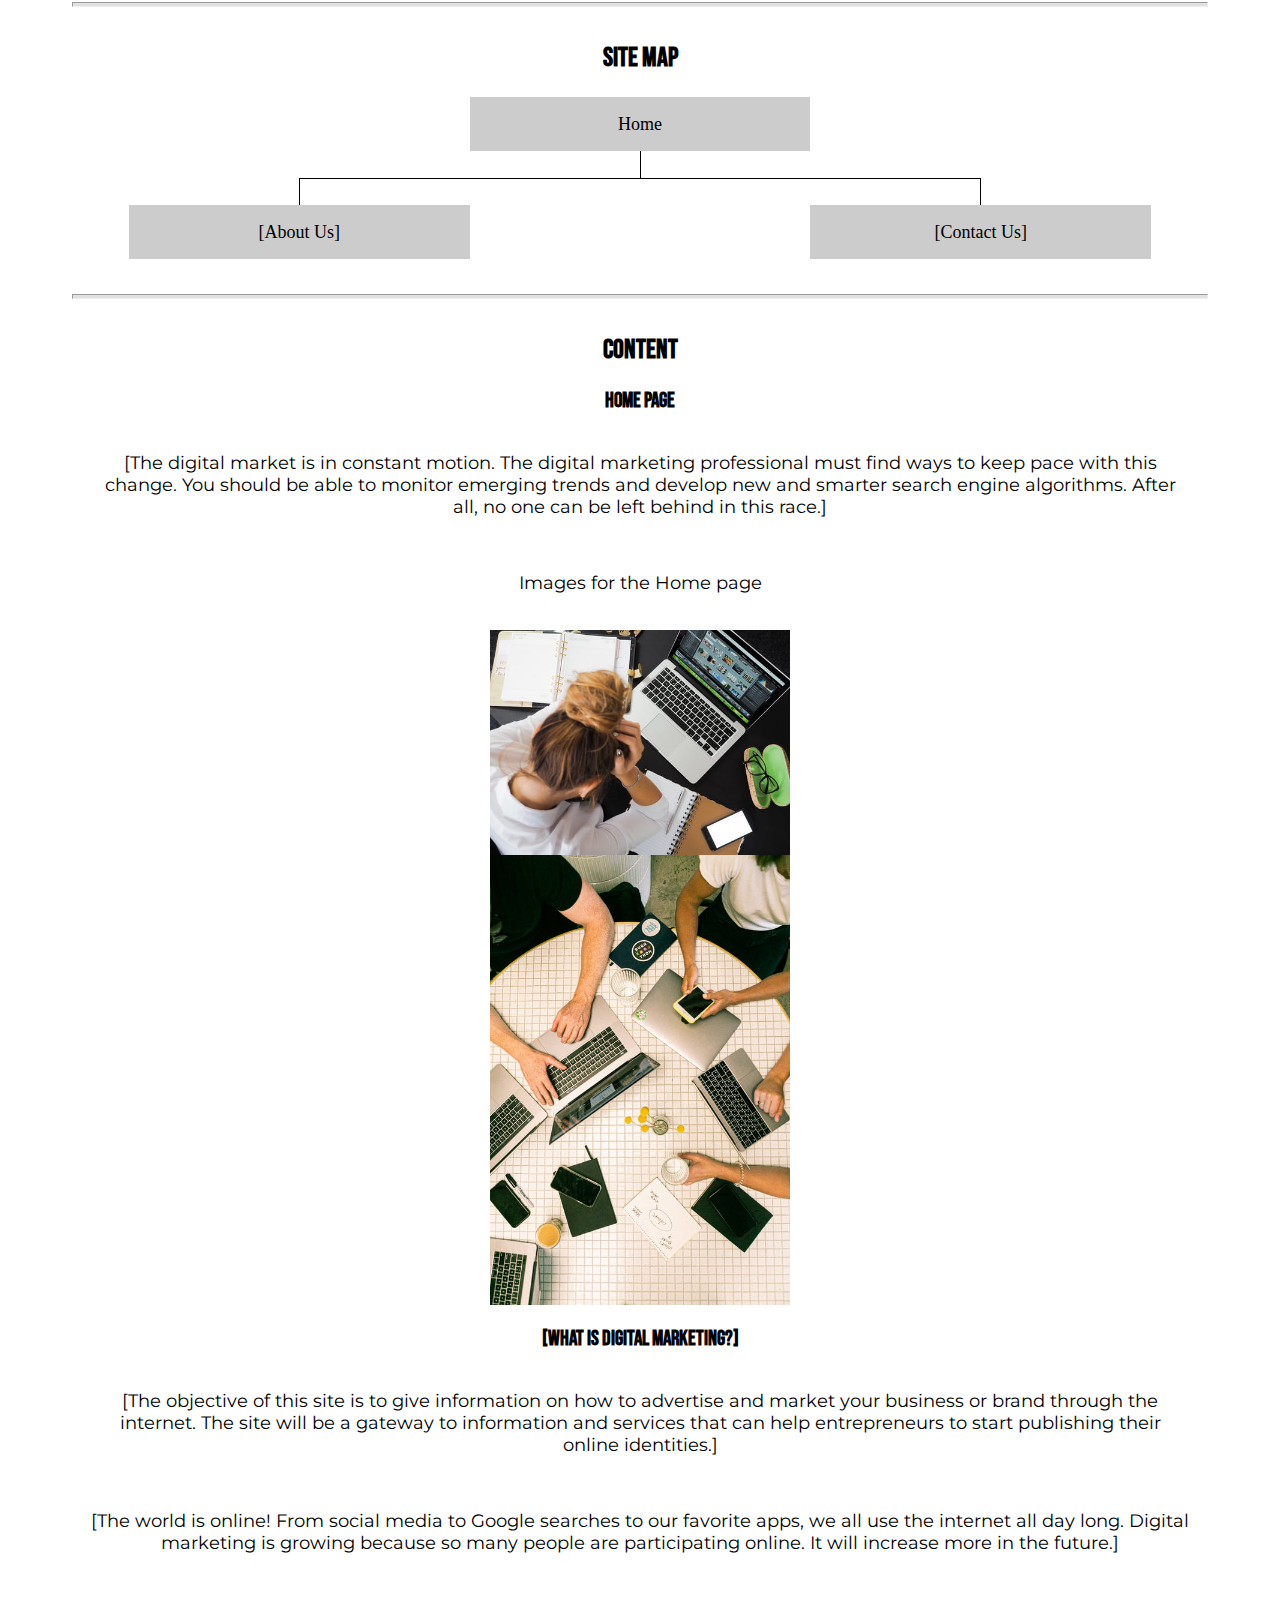
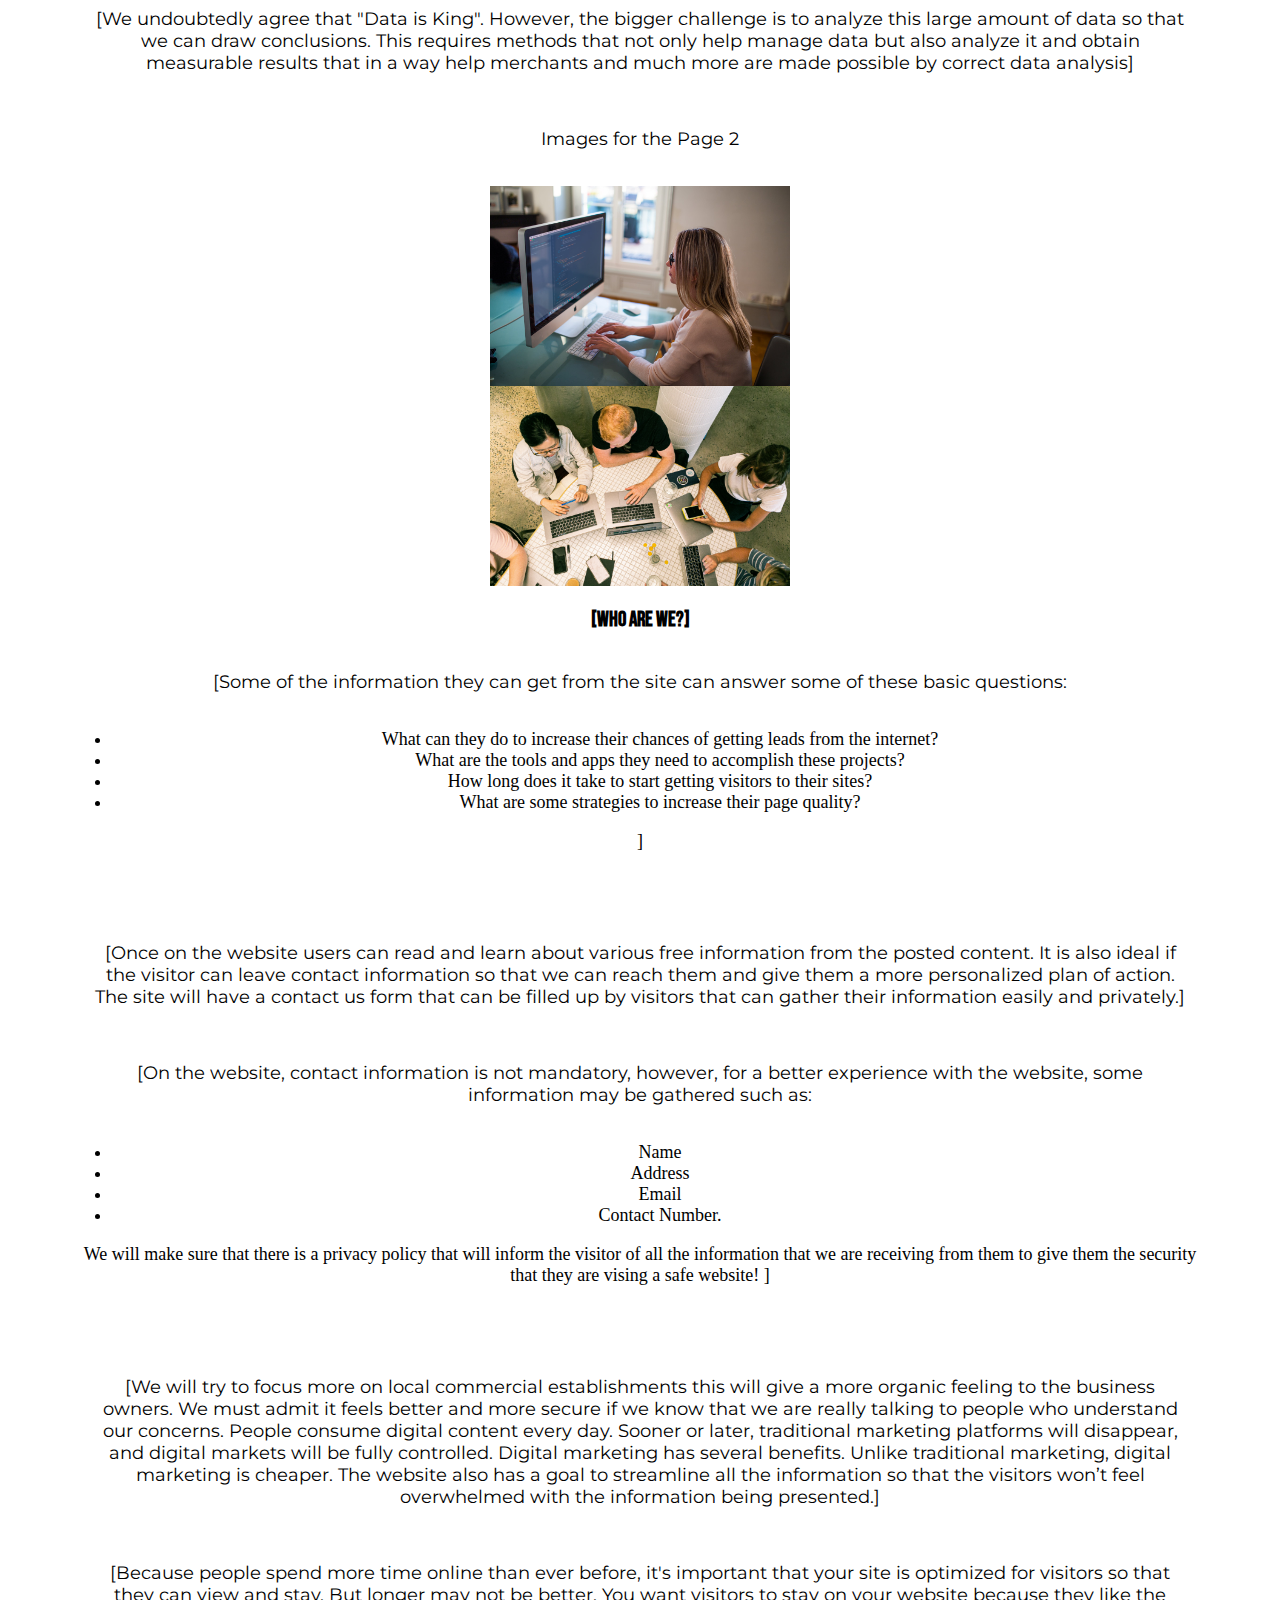
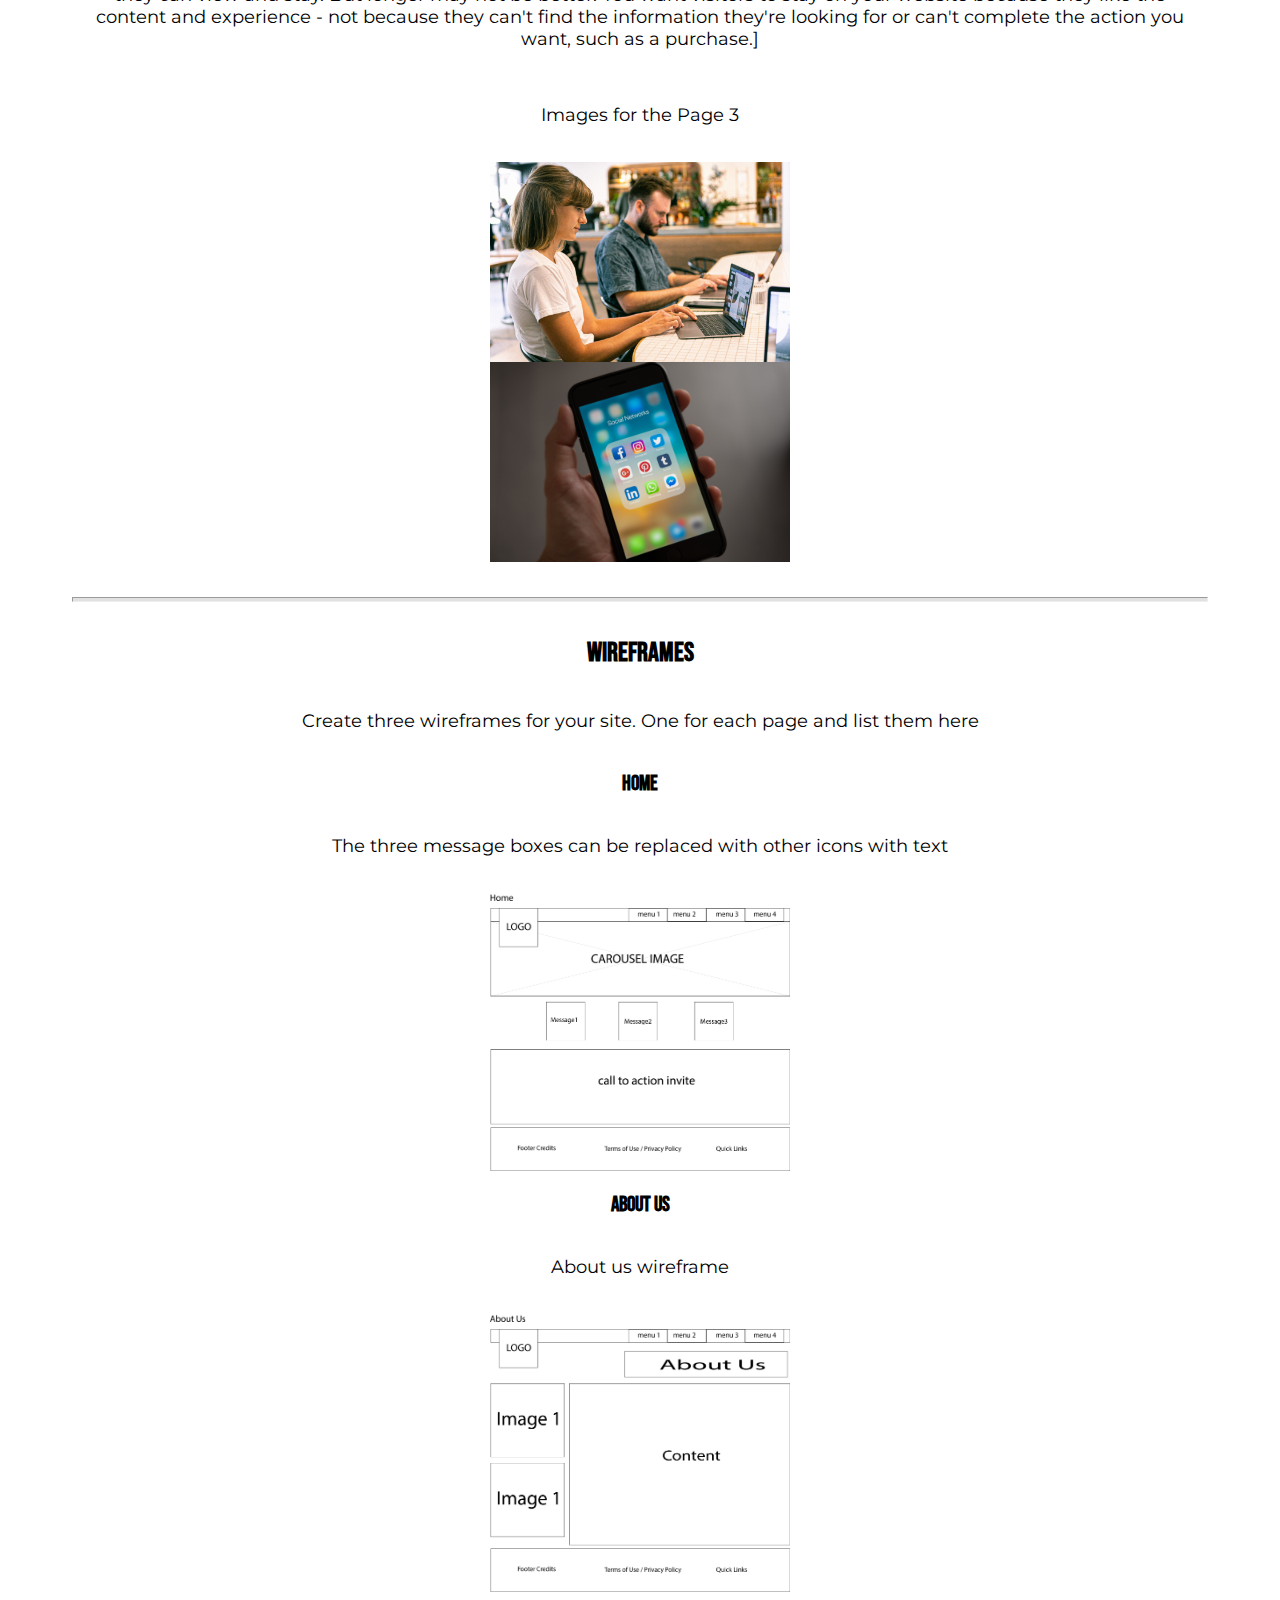
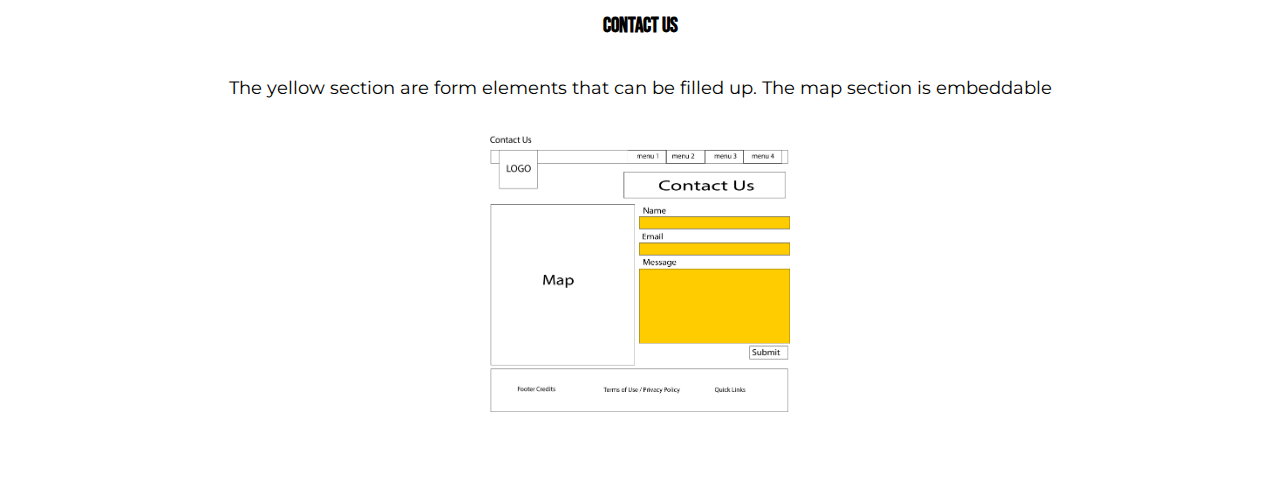
<file: wwr/digitalmarketingguy/site-plan-personal.html>
<!DOCTYPE html>
<html lang="en-us">
    
  <head>
    <meta charset="utf-8">
    <title>Site Plan</title>
    <link type="text/css" rel="stylesheet" href="styles/site-plan.css">
  </head>

  <body>
    <header>
      <h1>Digital Marketing Guy Site Plan</h1>
      <h2>Ronald Glenn Rayla</h2>
      <h2>WDD 130</h2>
      <!-- In the header above, add the name or your site, your name and class number. For example if you are in section 3 you would put WDD 130.03 -->
    </header>
    <main>

      <!-- ------------------------Steps 2-3------------------------------ -->
      <hr>
      <h2>Overview</h2>
      <h3>Purpose</h3>
      <p>Is your business visible online? When clients search for your company in search engines are they able to look you up? If your answer to these questions is no, then definitely we can help you! My name is Ronald a freelance Web developer and Social Media marketer and I specialize in Web Development and Online Marketing. I believe that I can work with you and your business with the primary goal of increasing your online channel and getting more leads from the vast network of the internet!</p>  <!-- change this -->


      <h3>Audience</h3>
      <p>The purpose of this site is to cater to Business owners usually consisting of SMEs or Small to Medium Enterprises. The Site aims to be a solutions provider for their online or internet marketing needs. In these modern times, traditional selling is becoming really challenging especially when people are experiencing issues like social distancing but through internet marketing, we can overcome these barriers. A current study shows that the internet is the number one resource for sales leads.  </p>  <!-- change this -->

      <hr>
      <h2>Branding</h2>
      <h3>Website Logo</h3>
      <!-- Replace this with some sort of logo for your site.  A logo can be as simple as the name of your site in a nice font :) -->
      <img src="images/Digital Marketing Guy-logos.jpeg" alt="Logo image">
      <hr>
      <h2>
        Style Guide
      </h2>

      <!-- ------------------------Steps 4-8------------------------------ -->

      <h3>
        Color Palette
      </h3>
      <!--  The colors you choose for a website are one of the most important decisions you will make. Follow the instructions on the activity in iLearn then return and replace the color codes below with the hex color codes (the 6 digit numbers that show at the bottom of each color) for the colors you have chosen below.  You should have at least 2 colors but do not have to fill in all 4 if you do not need them.  -->

      <!-- Copy and paste the URL to your finished palette below Make sure to paste it into both spots -->
      Palette URL: <a href="https://coolors.co/ff0000-ffffff-e1e1e1-717171-000000" target="_blank">https://coolors.co/ff0000-ffffff-e1e1e1-717171-000000</a>


      <table class="colors">
        <tr><th>Primary</th><th>Secondary</th><th>Accent 1</th><th>Accent 2</th></tr>
        <!-- Replace the numbers in the boxes below with your hex color codes. Then switch to the site-plan.css file and change your colors there as well. -->
        <tr><td class="primary">[#ff0000]</td><td class="secondary">[#ffffff]</td><td class="accent1">[#e1e1e1]</td><td class="accent2"></td></tr>
      </table>

      <!-- ------------------------Step 9------------------------------ -->

      <h3>
        Typography
      </h3>
      <!-- Choose a font for your paragraphs (body copy) and headlines. What font(s) have you chosen? Why did you choose what you did?  Make sure to review the list of web safe fonts at W3Schools.org as a starting point.  Think also about which of your colors above you might use for background and font colors. -->

      <h4>
        Heading Font: [Bebas Neue]  <!-- change this -->
      </h4>
      <h4>
        Paragraph Font: [Montserrat]  <!-- change this -->
      </h4>
      <h3>
        Normal paragraph example
      </h3>
      <p>
        Lorem ipsum dolor sit amet, consectetur adipiscing elit, sed do eiusmod tempor incididunt ut labore et dolore magna aliqua. Ut enim ad minim veniam, quis nostrud exercitation ullamco laboris nisi ut aliquip ex ea commodo consequat. Duis aute irure dolor in reprehenderit in voluptate velit esse cillum dolore eu fugiat nulla pariatur. Excepteur sint occaecat cupidatat non proident, sunt in culpa qui officia deserunt mollit anim id est laborum.
      </p>
      <h3>
        Colored paragraph example
      </h3>
      <p class="colored">
        Lorem ipsum dolor sit amet, consectetur adipiscing elit, sed do eiusmod tempor incididunt ut labore et dolore magna aliqua. Ut enim ad minim veniam, quis nostrud exercitation ullamco laboris nisi ut aliquip ex ea commodo consequat. 
      </p>

      <!-- ------------------------Step 10------------------------------ -->

      <h3>
        Navigation
      </h3>
      <!-- Think about how you want your navigation bar to look. In the site-plan.css file change the colors to your colors to get the look you desire. --> 
      <nav>
        <a href="#">Home</a>
        <a href="#">Page2</a>
        <a href="#">Page3</a>
      </nav>
      <hr>
      <h2>
        Site Map
      </h2>
      <div class="sitemap">
        <div class="sm-home">
          Home
        </div>
        <div class="sm-page2">
          [About Us] <!-- change this -->
        </div>
        <div class="sm-page3">
          [Contact Us]  <!-- change this -->
        </div>

        <div class="top">
          &nbsp;
        </div>
        <div class="left">
          &nbsp;
        </div>
        <div class="right">
          &nbsp;
        </div>

      </div>

      <!-- --------Content Section -------------- -->
      <hr>
      <h2>
        Content
      </h2>
      <h3>Home page</h3>
      <p>
        [The digital market is in constant motion. The digital marketing professional must find ways to keep pace with this change. You should be able to monitor emerging trends and develop new and smarter search engine algorithms. After all, no one can be left behind in this race.]
      </p>
      <p>Images for the Home page</p>
        <img src="images/img (6).jpg" alt="image for homepage" style="max-width: 300px;">
        <img src="images/img (5).jpg" alt="image for homepage" style="max-width: 300px;">

      </ul>
      <h3>[What is Digital Marketing?]</h3>
      <p>
        [The objective of this site is to give information on how to advertise and market your business or brand through the internet. The site will be a gateway to information and services that can help entrepreneurs to start publishing their online identities.]
      </p>
      <p>
        [The world is online! From social media to Google searches to our favorite apps, we all use the internet all day long. Digital marketing is growing because so many people are participating online. It will increase more in the future.]
      </p>
      <p>
        [We undoubtedly agree that "Data is King". However, the bigger challenge is to analyze this large amount of data so that we can draw conclusions. This requires methods that not only help manage data but also analyze it and obtain measurable results that in a way help merchants and much more are made possible by correct data analysis]
      </p>
      <p>Images for the Page 2</p>
        <img src="images/img (4).jpg" alt="image for page" style="max-width: 300px;">
        <img src="images/img (3).jpg" alt="image for page" style="max-width: 300px;">

      </ul>
      <h3>[Who are we?]</h3>
      <p>
        [Some of the information they can get from the site can answer some of these basic questions:
        <ul>
        <li>What can they do to increase their chances of getting leads from the internet?</li>
        <li>What are the tools and apps they need to accomplish these projects?</li>
        <li>How long does it take to start getting visitors to their sites?</li>
        <li>What are some strategies to increase their page quality?</li>
        </ul>
        ]
      </p>
      <p>
        [Once on the website users can read and learn about various free information from the posted content. It is also ideal if the visitor can leave contact information so that we can reach them and give them a more personalized plan of action. The site will have a contact us form that can be filled up by visitors that can gather their information easily and privately.]
      </p>
      <p>
        [On the website, contact information is not mandatory, however, for a better experience with the website, some information may be gathered such as:
        <ul>
          <li>Name</li>
          <li>Address</li>
          <li>Email</li>
          <li>Contact Number.</li>
        </ul>
        We will make sure that there is a privacy policy that will inform the visitor of all the information that we are receiving from them to give them the security that they are vising a safe website!
        ]
      </p>
      <p>
        [We will try to focus more on local commercial establishments this will give a more organic feeling to the business owners. We must admit it feels better and more secure if we know that we are really talking to people who understand our concerns. People consume digital content every day. Sooner or later, traditional marketing platforms will disappear, and digital markets will be fully controlled. Digital marketing has several benefits. Unlike traditional marketing, digital marketing is cheaper. The website also has a goal to streamline all the information so that the visitors won’t feel overwhelmed with the information being presented.]
      </p>
      <p>
        [Because people spend more time online than ever before, it's important that your site is optimized for visitors so that they can view and stay. But longer may not be better. You want visitors to stay on your website because they like the content and experience - not because they can't find the information they're looking for or can't complete the action you want, such as a purchase.]
      </p>
      <p>Images for the Page 3</p>
        <img src="images/img (2).jpg" alt="image for page3" style="max-width: 300px;">
        <img src="images/img (1).jpg" alt="image for page3" style="max-width: 300px;">
      </ul>
      <hr>
      <h2>
        Wireframes
      </h2>
      <p>
        Create three wireframes for your site. One for each page and list them here</p>

      <h3>Home</h3>
      <p>         
        The three message boxes can be replaced with other icons with text
      </p>
      <img src="images/w1.jpg" alt="home page wireframe" style="max-width: 300px;">

      <h3>About Us</h3>
      <p>         
        About us wireframe
      </p>
      <img src="images/w2.jpg" alt="about us wireframe" style="max-width: 300px;">

      <h3>Contact Us</h3>
      <p>         
        The yellow section are form elements that can be filled up. The map section is embeddable
      </p>
      <img src="images/w3.jpg" alt="contact us 3 wireframe" style="max-width: 300px;">
    </main>
  </body>

</html>
</file>
<file: wwr/styles/styles.css>
@import url(styles2.css);

#content {
    width: 100%;
    max-width: 1600px;
    margin: 0 auto;
    z-index: -99999;
}
#hero-msg h1, #hero-msg h4 {
    text-align: center;
}
.button-box {
    text-align: center;
}
main section {
    text-align: center;
}
#background {
    height: 725px;
}
body {
    background-color: #ffffff; 
}
header {
    display: grid;
    grid-template-columns: 150px auto;
}
#logo_link {
    padding-top: 5px;
    justify-self: center;
    align-self: center;
}
#hero {
    display: grid;
    grid-template-columns: 1fr 3fr 1fr;
    margin-top: -160px; 
}
#hero-box {
    grid-column: 1/4;
    grid-row: 1/3;
    z-index: -1;
}
.card-img, .mountains {
    width: 100%;
}
#hero-msg {
    grid-column: 2/3;
    grid-row: 1/2;
    margin-top: 100px;
}
#hero-msg h4 {
    color: white;
}
nav {
    display: flex;
    justify-content: space-around;
    height: fit-content;
}
nav a {
   color: #ffffff;
   text-decoration: none;
   text-align: center;
}
nav a:hover {
    background-color: rgb(255, 255, 255);
    color: red
}
.book, .join{
    color: black;
}
.book:hover, .join:hover {
    color: red
}
#background{
    background-color:rgba(100, 45, 6, 0.889);
}
.msg{
    background-color:rgba(198, 83, 1, 0.7);
}
.msg h2 {
    color: black;
}
.msg p {
    color: black;
}
footer{
    background-color:rgba(198, 83, 1, 0.7);
}
footer h3 {
    color: black;
}
footer a {
    color: black;
    text-decoration: none;
   text-align: center;
}
footer a:hover {
    color: red
}
.home-title {
    font-family: 'Alfa Slab One';font-size: 50px;
    color: #ffc400;
}
h4 {
    color: black;
}
.home-grid {
    display: grid;
    grid-template-columns: repeat(10, 1fr)
}
.rivers-card {
    grid-column: 2 / 4;
    grid-row: 2 / 3;
}
.camping-card {
    grid-column: 5 / 7;
    grid-row: 2 / 3;   
} 
.rapids-card {
    grid-column: 8 / 10;
    grid-row: 2 / 3;
} 
#background {
    grid-column: 1 / 11;
    grid-row: 4 / 9;
}
.mountains {
    grid-column: 2 / 7;
    grid-row: 5 / 8;
}
.msg {
    grid-column: 6 / 10;
    grid-row: 6 / 7;
}
.card-img {
    border: 10px solid #d9c2a3;
    transition: transform .5s;
    box-shadow: 5px 5px 10px #6f7364;
}
.card-img:hover {
    opacity: .6;
    transform: scale(1.1);
}
.msg {
    background-color: #6f7364;
    padding: 35px;
    grid-column: 6/10;
    grid-row: 6/7;
    box-shadow: 5px 5px 10px #6f7364;
}
.mountains {
    width: 100%;
    grid-column: 2/7;
    grid-row: 5/8;
    box-shadow: 5px 5px 10px #6f7364;
}

@media screen and (max-width: 900px) {
    #hero, .home-grid {
        display: block;
        height: auto;
    }
    nav, footer {
        flex-direction: column;
    }
    nav a {
        display: block;
        padding: 15px;
    }
    #hero {
        margin-top: 0;
    }
    #hero-msg {
        margin-top: 0;
    }
    #hero-msg h4 {
        display: none;
    }
    .home-title {
        font-size: 25px;
        color: #6f7364;
    }
    .rivers-card, .camping-card, .rapids-card { 
        margin: 50px auto;
        width: 60%;
    }
    #background {
        display: none;
    }
    .mountains, .msg {
        width: 80%;
        display: block;
        margin: 0 auto;
    }
    footer {
        margin-top: 25px;
    }
    header {
        background-color:rgba(36, 65, 56, 0.911);
    }
}
#hero-img{
    width: 100%;
}
.logo {
    width: 100%;
    height: auto;
    margin-left: 10px;
}
.rivers-grid {
    display: grid;
    grid-template-columns: 2fr 1fr;
}
.sidebarcontent {
    margin-top: 10px;
    margin-right: 10px;
    padding: 10px;
    background-color: rgba(255, 255, 255, 0.8);
    width: 60%;
}
.sidebarcontent li{
    font-size:medium;
}
.page {
    margin: 10px;
    padding: 10px;
    background-color: rgba(255, 255, 255, 0.8);
    height: 100%;
}
.postimage {
    float: left;
    max-width: 30%;
    padding: 5px;
    margin: 5px;
}
.postmsg {
    width: 100%;
    height: auto;
    text-align: left;
}
.featuredimg{
    max-width: 100%;
}

#feedback {
    background-color: antiquewhite;
    top: 0;
    left: 0;
    right: 0;
    padding: .5em;
    /* make this element invisible until we are ready for it */
    display: none;    
    margin-bottom: 5px;   
}
.moveDown {
    margin-top: 0;
}
</file>
<file: wwr/digitalmarketingguy/styles/styles.css>
@import url('https://fonts.googleapis.com/css?family=Bebas+Neue|Montserrat');

:root {
    /* change the values below to your colors from your palette */
    --primary-color: #ff0000   ;
    --secondary-color: #fff ;
    --accent1-color: #e1e1e1;
    --accent2-color: #717171;
  
    /* change the values below to your chosen font(s) */
    --heading-font: "Bebas Neue";
    --paragraph-font: Montserrat, Helvetica, sans-serif;
  
    /* these colors below should be chosen from among your palette colors above */
    --headline-color-on-white: #000;  /* headlines on a white background */ 
    --headline-color-on-color: #717171; /* headlines on a colored background */ 
    --paragraph-color-on-white: #000; /* paragraph text on a white background */ 
    --paragraph-color-on-black: #fff; /* paragraph text on a white background */ 
    --paragraph-color-on-color: #717171; /* paragraph text on a colored background */ 
    --paragraph-background-color: #e1e1e1  ;
    --nav-link-color: #fff;
    --nav-background-color: #717171;
    --nav-hover-link-color: white;
    --nav-hover-background-color: #396E94;
  }

body {
    background: linear-gradient(rgba(255,255,255,.9), rgba(255,255,255,.9)), url("../images/background.jpg");
    margin: 0px;
    overflow: auto;
}
footer {
    height: 100px;
    width: 100%;
    background-color: #717171;
    display: grid;
    top: 200px;
    grid-template: 1fr / 1fr 1fr 1fr;
    grid-template-areas: 'footercredits footerdisclaimer footerlinks';
    position: relative;
}
header {
    width: 100%;
    height: 50px;
    margin: 0px;
    
    background: rgb(225,225,225);
    background: linear-gradient(90deg,#717171, rgba(0,0,0,1) 58%);
}
header nav {
    float: right;
    margin-right: 5%;
    height: 100%;
}
nav a {
    margin: 5px;
    padding: 5px;
    background-color: #000;
    color: var(--nav-link-color);
    font-family: var(--heading-font);
    font-size: 35px;
    text-decoration: none;
}
nav a:hover {
    background-color: #fff;
    color: #000;
}
.cbar {
    width: 90%;
    background-color: #000000;
    border-radius: 25px;
    margin: auto;
    padding: 25px;
    position: relative;
    top: 20px;
    display: grid;
    grid-template: 1fr / 10% 90%;
    grid-gap: 50px;
    font-family: var(--paragraph-font);
    box-shadow: rgba(0, 0, 0, 0.19) 0px 10px 20px, rgba(0, 0, 0, 0.23) 0px 6px 6px;
}
.cta {
    width: 70%;
    background-color: #e1e1e1;
    border-radius: 25px;
    margin: auto;
    padding: 25px;
    position: relative;
    top: 50px;
    display: grid;
    grid-template: 1fr / 1fr 1fr;
    grid-gap: 50px;
    font-family: var(--heading-font);
    box-shadow: rgba(0, 0, 0, 0.19) 0px 10px 20px, rgba(0, 0, 0, 0.23) 0px 6px 6px;
}
.ctabut{
    background-color: red;
    padding: 10px 100px 10px 100px;
    font-family: var(--heading-font);
    text-align: center;
    font-size: 25px;
    color: var(--paragraph-color-on-black);
    border-radius: 25px;
    border-style: none;
}
.footercredits{
    grid-area: footercredits;
    padding-top: 30px;
    color: var(--paragraph-color-on-black);
    font-family: var(--paragraph-font);
    text-align: center;
}
.footerdisclaimer{
    grid-area: footerdisclaimer;
    padding-top: 30px;
    color: var(--paragraph-color-on-black);
    font-family: var(--heading-font);
    text-align: center;
    font-size: 25px;
}
.footerdisclaimer a{
    text-decoration: none;
    color: var(--paragraph-color-on-black);
}
.footerdisclaimer a:hover{
    text-decoration: underline;
}
.footerlinks{
    grid-area: footerlinks;
    padding-top: 30px;
    color: var(--paragraph-color-on-black);
    font-family: var(--paragraph-font);
    text-align: center;
}
.footerlinks a{
    text-decoration: none;
    color: var(--paragraph-color-on-black);
}
.footerlinks a:hover{
    text-decoration: underline;
}

.logo{
    float: left;
    width: 150px;
    margin-left: 5%;
    border-radius: 0px 0px 25px 25px;
}
.material-symbols-outlined {
    margin-right: 5px;
}
.material-symbols-sharp {
    font-size: 90px;
}
.message-box{
    position: relative;
    width: 100%;
    top: 0px;
    display: grid;
    padding-top: 50px;
    grid-template: 1fr / 1fr 1fr 1fr;
    grid-template-areas: 'msgb msgb msgb';
    box-shadow: rgba(0, 0, 0, 0.19) 0px 10px 20px, rgba(0, 0, 0, 0.23) 0px 6px 6px;
    background-color: #e1e1e1;
}
.msgb{
    grid-area: msgb;
    text-align: center;
    font-family: var(--heading-font);
    font-size: 30px;
}
.msgb p{
    margin-top: -75px;
    text-align: center;
    font-family: var(--paragraph-color-on-white);
    font-size: 15px;
    padding: 50px;
}
.page {
    width: 90%;
    background-color: #e1e1e1;
    border-radius: 25px;
    margin: auto;
    padding: 25px;
    position: relative;
    top: 20px;
    display: grid;
    grid-template: 1fr / 1fr 1fr;
    grid-gap: 50px;
    font-family: var(--heading-font);
    box-shadow: rgba(0, 0, 0, 0.19) 0px 10px 20px, rgba(0, 0, 0, 0.23) 0px 6px 6px;
}
.pageimg {
    object-fit: cover;
    width: 100%;
    height: 300px;
}
.subtitle{
    font-size: 30px;
    text-align: right;
    margin-top: -30px;
    font-family: var(--paragraph-color-on-white);
}
.title {
    font-size: 90px;
    text-align: right;
    margin: 0px
}
</file>
<file: wwr/digitalmarketingguy/styles/carousel.css>
/* Slideshow container */
.slideshow-container {
  width: 100%;
  height: 300px;
  position: relative;
  z-index: -9999;
  top: -100px;
}
/* Make the images invisible by default */
.Containers {
  display: none;
}
.slideimg {
  width: 100%;
  object-fit: cover;
  height: 400px;
}
/* Faint animation */
.fade {
  -webkit-animation-name: fade;
  -webkit-animation-duration: 1.4s;
  animation-name: fade;
  animation-duration: 1.4s;
}

@-webkit-keyframes fade {
  from {opacity: .5}
  to {opacity: 2}
}

@keyframes fade {
  from {opacity: .5}
  to {opacity: 2}
}
</file>
<file: wwr/positionstyles.css>
/* CSS - Name: "positionstyles.css" */
/* Activity 1 styles */
.content1 {
  /* This is the parent of the activity 1 boxes. */
  display: grid;
  grid-template-columns: 1fr 1fr;
  justify-items: center;
  grid-gap: 20px;
}
.red1 { 
  width: 100%; 
  height: 100px; 
  background-color: red; 
  grid-column: 1/3;

} 
.green1 {
  width: 200px; 
  height: 200px; 
  background-color: green; 

} 
.yellow1 {
  width: 200px; 
  height: 200px; 
  background-color: gold; 
} 
.blue1 {
  width: 100%; 
  height: 100px; 
  background-color: blue; 
  grid-column: 1/3;
} 
/* Activity 2 styles */ 
.content2 {
  /* This is the parent of the activity 2 boxes. */
  display: grid;
  grid-template-columns: 1fr 1fr 1fr 1fr;
}
.red2 {
  width: 100px; 
  height: 100px; 
  background-color: red;
  grid-column: 1;
} 
.green2 { 
  width: 100px; 
  height: 100px; 
  background-color: green;
  grid-column: 1;
  margin: -50px 50px;
} 
.yellow2 {
  width: 100px; 
  height: 100px; 
  background-color: gold; 
  grid-column: 1;
  margin: 0px 100px;
} 
.blue2 {
  width: 100px; 
  height: 100px; 
  background-color: blue; 
  grid-column: 1;
  margin: -50px 150px;
} 
/* Activity 3 styles */ 
.content3 {
  /* This is the parent of the activity 3 boxes. */
  display: grid;
  grid-template-columns: 1fr 1fr;
  grid-template-rows: 100px 200px 100px;
  grid-column-gap: 100px;
}
.red3 {
  width: 100%; 
  height: 100px; 
  background-color: red; 
  grid-column: span 2;
} 
.green3 {
  width: 100%; 
  height: 200px; 
  background-color: green;
} 
.yellow3 {
  width: 100%; 
  height: 200px; 
  background-color: gold; 
} 
.blue3 {
  width: 100%; 
  height: 100px; 
  background-color: blue; 
  grid-column: span 2;
} 
/* Activity 4 styles */ 
.content4 {
  /* This is the parent of the activity 4 boxes. */
  display: grid;
  grid-template-columns: 1fr 1fr;
  grid-template-rows: 1fr 1fr 1fr;
  height: 400px;
}
.red4 {
  width: 100%; 
  height: 100%; 
  background-color: red; 
  grid-row: span 3;
} 
.green4 {
  width: 100%; 
  height: 100%; 
  background-color: green; 
} 
.yellow4 {
  width: 100%; 
  height: 100%; 
  background-color: gold; 
} 
.blue4 {
  width: 100%; 
  height: 100%; 
  background-color: blue; 
} 
/* Activity 5 styles */ 
.content5 {
  /* This is the parent of the activity 5 boxes. */
  height: 400px;
}
.red5 { 
  width: 100%; 
  height: 100px; 
  background-color: red; 
} 
.green5 { 
  width: 100px; 
  height: 100px; 
  background-color: green; 
  float: left;
} 
.yellow5 {
  width: 100%; 
  height: auto; 
  background-color: gold; 

} 
.blue5 {
  width: 100%; 
  height: 100px; 
  background-color: blue; 
} 
/* Activity 6 styles */ 
.content6 {
  /* This is the parent of the activity 6 boxes. */
  display: grid;
    grid-template: 100px 100px 100px/ 100px 100px 100px;
}
.red6 {
  width: 216px;
  height: 100px;
  background-color: red;
  grid-row: 1;
  grid-column: 1/span 2;
  z-index: 0;
} 
.green6 {
  width: 100px;
    height: 100px;
    background-color: green;
    grid-row: 3;
    grid-column: 1 / span 2;
    z-index: 3;
} 
.yellow6 {
  width: 100px;
  height: 200px;
  background-color: gold;
  grid-row: 2/ span 3;
  grid-column: 3;
  z-index: 4;
} 
.blue6 {
  width: 200px;
    height: 200px;
    background-color: blue;
    grid-row: 2;
    grid-column: 2 / span 2;
    margin: -31px -46px;
    z-index: 1;
} 


/* Do not make any changes below here */
.activity {
  width: 70%; 
  margin: 20px auto; 
  font-family: Arial, sans-serif; 
  border: 1px solid black; 
  padding: 10px; 
  clear:both; 
  overflow: auto;
} 

.hint {
  border: 1px solid grey;
  background: #e0e0e0;
  padding: .5em;
  position: relative;
  margin: 1em 0;
}
.hint h3 {
  margin: 0;
}
.hint:hover {
  background: #d0d0d0;
}
.hint > div {
  display: none;
}

.hint input[type=checkbox] {
  position: absolute;
  width: 100%;
  height: 100%;
  opacity: 0;
  z-index: 1;
  cursor: pointer;
}

.hint input[type=checkbox]:checked ~ div {
  display: block;
}

.hint i {
  position: absolute;
  transform: translate(-6px, 0);
  margin-top: 16px;
  right: 10px;
  top: -3px;
}
.hint i:before, .hint i:after {
  content: "";
  position: absolute;
  background-color: black;
  width: 3px;
  height: 9px;
}
.hint i:before {
  transform: translate(2px, 0) rotate(45deg);
}
.hint i:after {
  transform: translate(-2px, 0) rotate(-45deg);
}

.hint input[type=checkbox]:checked ~ i:before {
  transform: translate(-2px, 0) rotate(45deg);
}
.hint input[type=checkbox]:checked ~ i:after {
  transform: translate(2px, 0) rotate(-45deg);
}
.hint a {
  position: relative;
  z-index: 1;
}
</file>
<file: wwr/digitalmarketingguy/styles/form.css>
form {
/* Center the form on the page */
width: 95%;
/* Form outline */
padding: 1em;
border: 1px solid #CCC;
border-radius: 1em;
background-color: #fff;
float: left; 
margin-top: 0px;
text-align: center;
}

ul {
list-style: none;
padding: 0;
margin: 0;
}

form li + li {
margin-top: 1em;
}

label {
/* Uniform size & alignment */
display: inline-block;
width: 90px;
text-align: right;
}

input,
textarea {
/* To make sure that all text fields have the same font settings
    By default, textareas have a monospace font */
font: 1em sans-serif;

/* Uniform text field size */
width: 300px;
box-sizing: border-box;

/* Match form field borders */
border: 1px solid #999;
}

input:focus,
textarea:focus {
/* Additional highlight for focused elements */
border-color: #000;
}

textarea {
/* Align multiline text fields with their labels */
vertical-align: top;

/* Provide space to type some text */
height: 5em;
}

.button {
/* Align buttons with the text fields */
padding-left: 90px; /* same size as the label elements */
}

button {
/* This extra margin represent roughly the same space as the space
    between the labels and their text fields */
margin-left: .5em;
}
</file>
<file: wwr/digitalmarketingguy/styles/site-plan.css>
/* if you are using any Google fonts change the font names below to your fonts. 
Any spaces in your font name should be replaced with a +. 
Fonts are separated by a | */
@import url('https://fonts.googleapis.com/css?family=Bebas+Neue|Montserrat');

:root {
  /* change the values below to your colors from your palette */
  --primary-color: #ff0000   ;
  --secondary-color: #fff ;
  --accent1-color: #e1e1e1;
  --accent2-color: #717171;

  /* change the values below to your chosen font(s) */
  --heading-font: "Bebas Neue";
  --paragraph-font: Montserrat, Helvetica, sans-serif;

  /* these colors below should be chosen from among your palette colors above */
  --headline-color-on-white: #000;  /* headlines on a white background */ 
  --headline-color-on-color: #717171; /* headlines on a colored background */ 
  --paragraph-color-on-white: #000; /* paragraph text on a white background */ 
  --paragraph-color-on-color: #717171; /* paragraph text on a colored background */ 
  --paragraph-background-color: #e1e1e1  ;
  --nav-link-color: #fff;
  --nav-background-color: #717171;
  --nav-hover-link-color: white;
  --nav-hover-background-color: #396E94;
}


/*  Look around below...but DON'T CHANGE ANYTHING! */

body {
  max-width: 1200px;
  margin: 0 auto;
  padding: 4em;
  font-size: 18px;
  text-align: center;
}
img {
  display: block;
  margin: 0 auto;
}
h1, h2, h3, h4, h5, h6 {
  font-family: var(--heading-font);
  color: var(--headline-color-on-white);
}
h2 {
  text-align: center;
}
hr {
  height: 3px;
  margin: 35px 0;
  background: var(--accent1-color);
}
header {
  padding: 1em;
  text-align: center;
  color: var(--paragraph-color-on-color);
  background-color: var(--paragraph-background-color);
}
header > h1, header > h2 {
  color: var(--headline-color-on-color);
}

p {
  font-family: var(--paragraph-font);
  color: var(--paragraph-color);
  padding: 1em;
}
.colors {
  width: 100%;
  min-width: 350px;
  margin: 30px auto;
  text-align: center;
}
.colors th {
  background-color: #999;
}
.colors td{
  width: 25%;
  height: 3em;
}

.primary {
  background-color: var(--primary-color);
}
.secondary {
  background-color: var(--secondary-color);
}
.accent1 {
  background-color: var(--accent1-color);
}
.accent2{
  background-color: var(--accent2-color);
}

p.colored {
  background-color: var(--paragraph-background-color);
  color: var(--paragraph-color-on-color);
}

nav {
  background-color: var(--nav-background-color);
  line-height: 3em;
  text-align: center;
  font-size: 1.2em;
}
nav  {
  list-style-type: none;
  display: flex;

}
nav a {
  padding:1em;
  min-width: 120px;
  text-decoration: none;
  padding: 10px;

}
nav a:link, nav a:visited {
  color: var(--nav-link-color);
}
nav a:hover {
  color: var(--nav-hover-link-color);
  background-color: var(--nav-hover-background-color);
}

.sitemap {
  display: grid;
  justify-content: center;

  grid-template-columns: repeat(6, 15%);
  grid-template-rows: 3em 1.5em 1.5em 3em;
  grid-template-areas: ". . home home . ."
    ". . . top . ."
    ". left left right right ."
    "page2 page2 . . page3 page3";
}
.sitemap > div {

  text-align: center;

}
.sm-home {
  grid-area: home;
  background-color: #ccc;
  line-height: 3em;
}
.sm-page2 {
  grid-area: page2;
  background-color: #ccc;
  line-height: 3em;
}
.sm-page3 {
  grid-area: page3;
  background-color: #ccc;
  line-height: 3em;
}

.top {
  grid-area: top;
  border-left: 1px solid;
}

.left {
  grid-area: left;
  border-top: 1px solid;
  border-left: 1px solid;
}

.right {
  grid-area: right;
  border-top: 1px solid;
  border-right: 1px solid;
}
</file>
